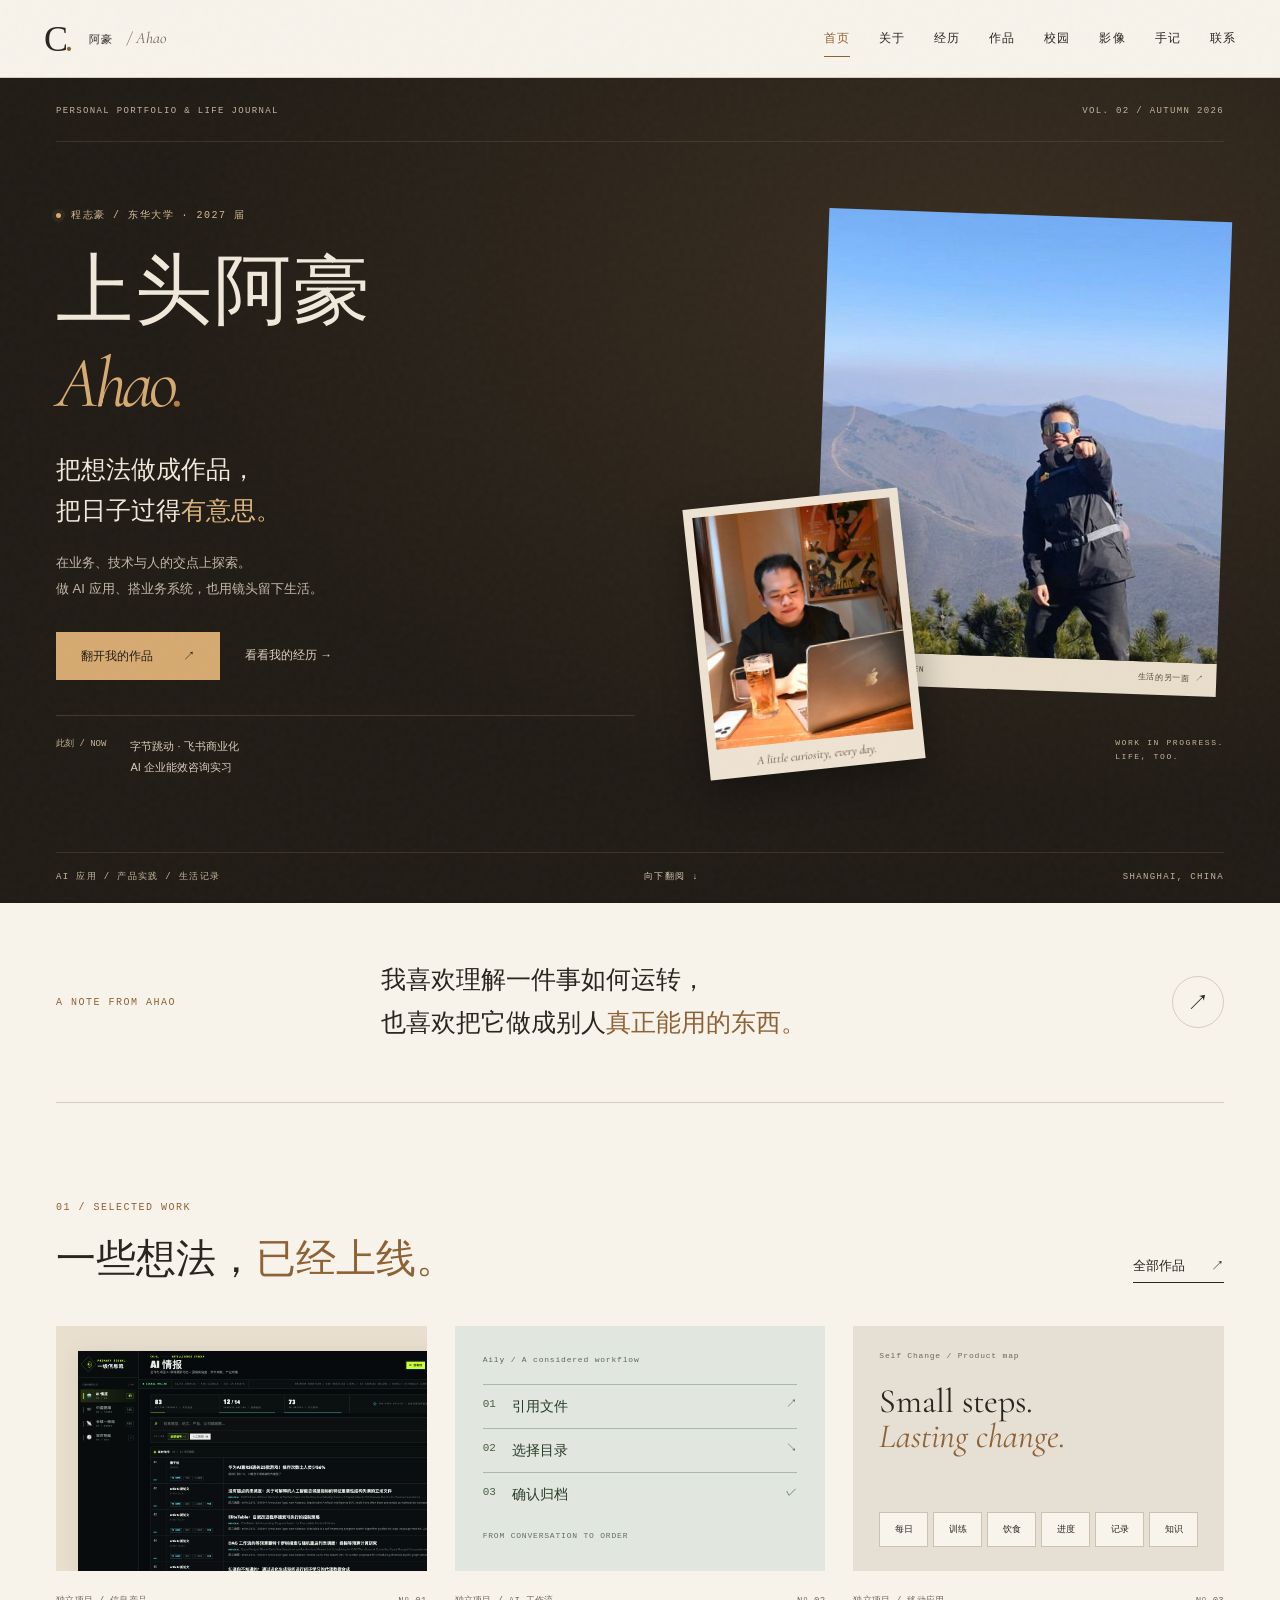
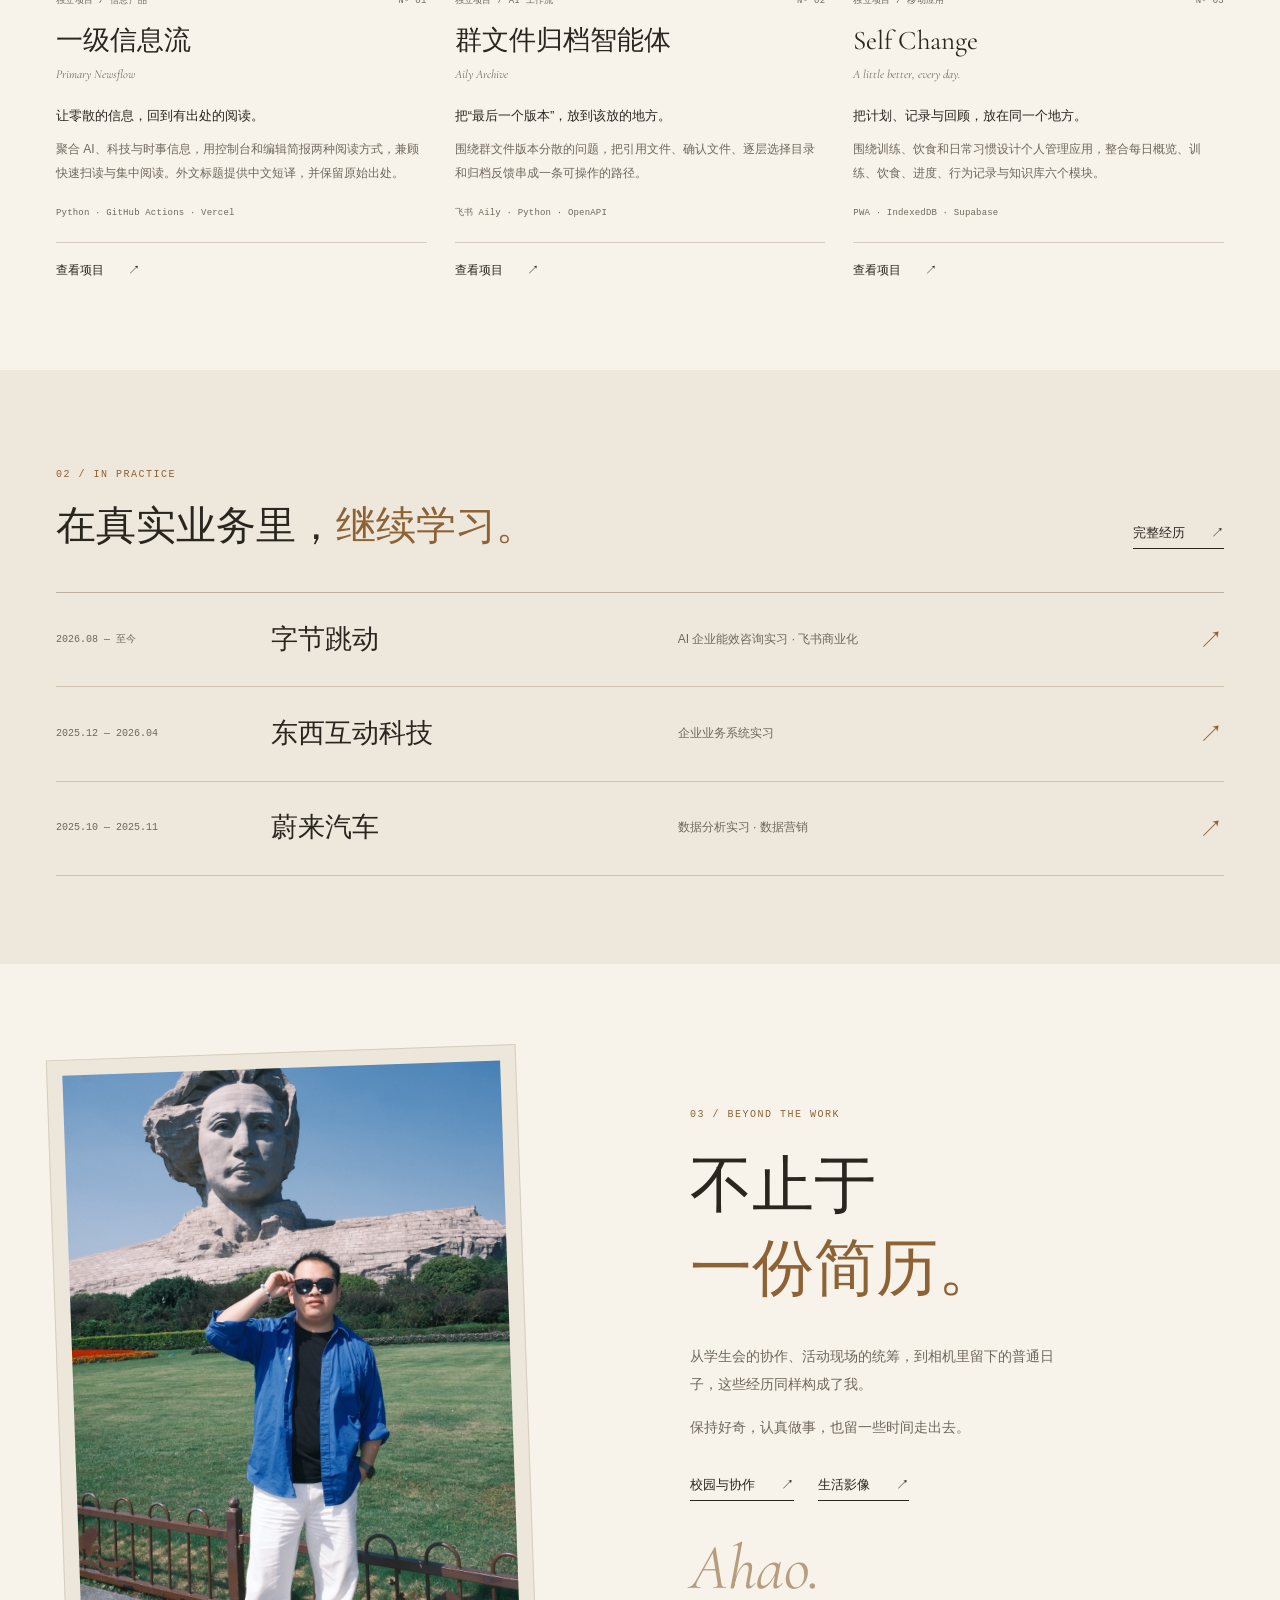
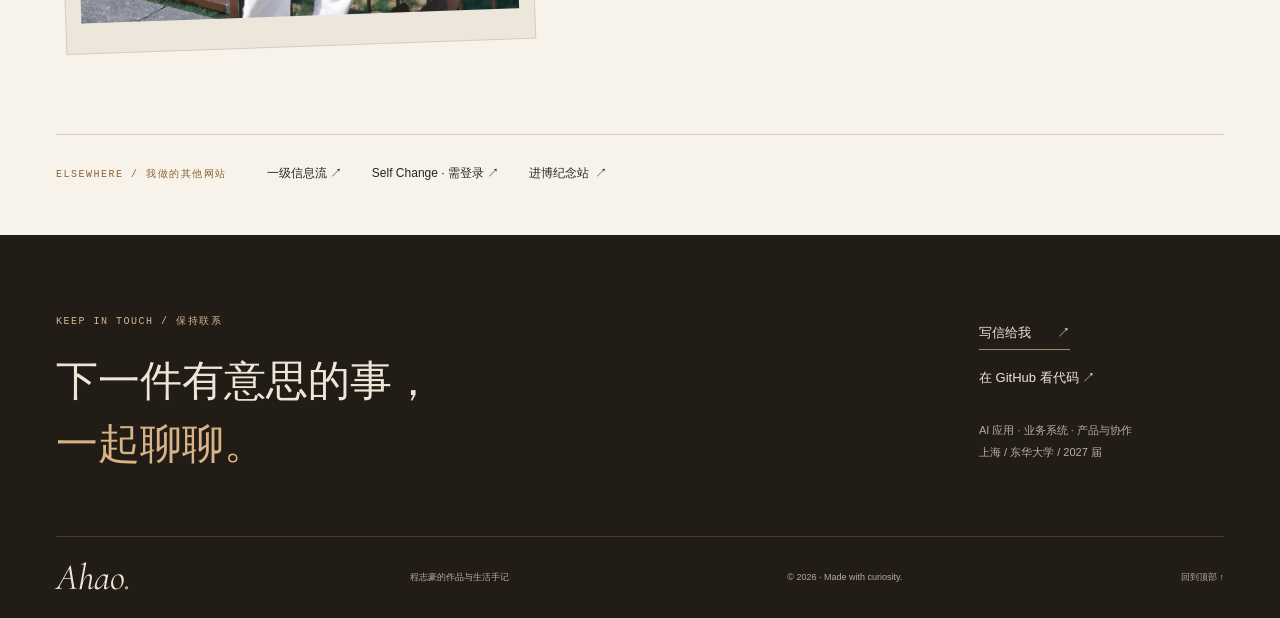
<file: index.html>
<!doctype html>
<html lang="zh-CN">
  <head>
    <meta charset="utf-8" />
    <meta name="viewport" content="width=device-width,initial-scale=1" />
    <title>把想法做成作品，把日子过得有意思 · 程志豪 / 上头阿豪</title>
    <meta
      name="description"
      content="程志豪，上头阿豪。东华大学信息管理与信息系统专业 2027 届，分享 AI 应用、业务系统、个人项目与生活记录。"
    />
    <meta name="theme-color" content="#211c16" />
    <link rel="canonical" href="https://www.calvinsfweb.top/" />
    <meta
      property="og:title"
      content="把想法做成作品，把日子过得有意思 · 程志豪"
    />
    <meta
      property="og:description"
      content="程志豪，上头阿豪。东华大学信息管理与信息系统专业 2027 届，分享 AI 应用、业务系统、个人项目与生活记录。"
    />
    <meta
      property="og:image"
      content="https://www.calvinsfweb.top/images/portrait.jpg"
    />
    <meta property="og:type" content="website" />
    <link rel="icon" href="favicon.svg" type="image/svg+xml" />
    <link rel="stylesheet" href="editorial.css" />
    <script src="pages.js" defer></script>
    <noscript
      ><style>
        @media (max-width: 820px) {
          .site-header {
            height: auto;
            position: static;
            flex-wrap: wrap;
            padding-block: 15px;
          }
          #site-nav {
            display: flex;
            position: static;
            height: auto;
            transform: none;
            visibility: visible;
            pointer-events: auto;
            flex-direction: row;
            flex-wrap: wrap;
            padding: 10px 0;
            gap: 12px;
            background: transparent;
          }
          #site-nav a {
            font-size: 13px;
            padding: 5px;
          }
          .menu-toggle {
            display: none;
          }
        }
      </style></noscript
    >
  </head>
  <body class="home" id="top">
    <a class="skip-link" href="#main">跳至正文</a>
    <header class="site-header">
      <a class="brand" href="index.html" aria-label="阿豪，返回首页"
        ><span class="brand-symbol">C<span>.</span></span
        ><span>阿豪 <i>/ Ahao</i></span></a
      ><button
        class="menu-toggle"
        type="button"
        aria-expanded="false"
        aria-controls="site-nav"
        aria-label="打开导航菜单"
      >
        <span></span><span></span>
      </button>
      <nav id="site-nav" aria-label="主导航">
        <a href="index.html" aria-current="page">首页</a
        ><a href="about.html">关于</a><a href="experience.html">经历</a
        ><a href="projects.html">作品</a><a href="life.html">校园</a
        ><a href="gallery.html">影像</a><a href="thoughts.html">手记</a
        ><a href="contact.html">联系</a>
      </nav>
    </header>
    <main id="main">
      <section class="cover">
        <div class="cover-top">
          <span>PERSONAL PORTFOLIO & LIFE JOURNAL</span
          ><span>VOL. 02 / AUTUMN 2026</span>
        </div>
        <div class="cover-grid">
          <div class="cover-copy">
            <span class="eyebrow"
              ><span class="live-dot"></span>程志豪 / 东华大学 · 2027 届</span
            >
            <h1>
              上头阿豪<span class="signature">Ahao<span>.</span></span>
            </h1>
            <p class="cover-statement">
              把想法做成作品，<br />把日子过得<em>有意思。</em>
            </p>
            <p class="cover-desc">
              在业务、技术与人的交点上探索。<br />做 AI
              应用、搭业务系统，也用镜头留下生活。
            </p>
            <div class="cover-actions">
              <a class="button warm" href="projects.html"
                >翻开我的作品 <span>↗</span></a
              ><a class="quiet-link" href="experience.html">看看我的经历 →</a>
            </div>
            <div class="cover-status">
              <span>此刻 / NOW</span>
              <p>字节跳动 · 飞书商业化<br />AI 企业能效咨询实习</p>
            </div>
          </div>
          <div class="cover-photos">
            <figure class="cover-main">
              <img
                src="images/portrait.jpg"
                alt="阿豪在山间的个人照片"
                class=""
                loading="eager"
                decoding="async"
              />
              <figcaption>
                <span>OUTSIDE THE SCREEN</span><span>生活的另一面 ↗</span>
              </figcaption>
            </figure>
            <figure class="cover-small">
              <img
                src="images/portraitSm.jpg"
                alt="阿豪坐在咖啡馆使用电脑"
                class=""
                loading="eager"
                decoding="async"
              />
              <figcaption>A little curiosity, every day.</figcaption>
            </figure>
            <span class="photo-note">WORK IN PROGRESS.<br />LIFE, TOO.</span>
          </div>
        </div>
        <div class="cover-bottom">
          <span>AI 应用 / 产品实践 / 生活记录</span
          ><a href="#selected">向下翻阅 ↓</a><span>SHANGHAI, CHINA</span>
        </div>
      </section>
      <div class="intro-strip wrap">
        <span class="eyebrow">A note from Ahao</span>
        <p>
          我喜欢理解一件事如何运转，<br />也喜欢把它做成别人<span
            >真正能用的东西。</span
          >
        </p>
        <a class="round-link" href="about.html" aria-label="了解阿豪">↗</a>
      </div>
      <section class="wrap section" id="selected">
        <div class="section-heading">
          <div>
            <span class="eyebrow">01 / SELECTED WORK</span>
            <h2>一些想法，<em>已经上线。</em></h2>
          </div>
          <a class="text-link" href="projects.html"
            >全部作品 <span aria-hidden="true">↗</span></a
          >
        </div>
        <div class="featured-grid">
          <article class="project-card" id="newsflow" data-category="web">
            <div class="project-art news-art">
              <img
                src="images/newsflow-202610.png"
                alt="一级信息流网站实际界面"
                class=""
                loading="lazy"
                decoding="async"
              />
            </div>
            <div class="project-body">
              <div class="card-meta">
                <span>独立项目 / 信息产品</span><span>Nº 01</span>
              </div>
              <h3>一级信息流</h3>
              <p class="project-en">Primary Newsflow</p>
              <p class="project-lead">让零散的信息，回到有出处的阅读。</p>
              <p>
                聚合
                AI、科技与时事信息，用控制台和编辑简报两种阅读方式，兼顾快速扫读与集中阅读。外文标题提供中文短译，并保留原始出处。
              </p>
              <div class="tags">Python · GitHub Actions · Vercel</div>
              <div class="project-links">
                <a class="text-link" href="projects.html#newsflow"
                  >查看项目 <span aria-hidden="true">↗</span></a
                >
              </div>
            </div>
          </article>
          <article class="project-card" id="aily" data-category="ai">
            <div class="project-art flow-art">
              <span class="art-label">Aily / A considered workflow</span>
              <div class="flow-step">01 <span>引用文件</span><b>↗</b></div>
              <div class="flow-step">02 <span>选择目录</span><b>↘</b></div>
              <div class="flow-step">03 <span>确认归档</span><b>✓</b></div>
              <span class="art-foot">FROM CONVERSATION TO ORDER</span>
            </div>
            <div class="project-body">
              <div class="card-meta">
                <span>独立项目 / AI 工作流</span><span>Nº 02</span>
              </div>
              <h3>群文件归档智能体</h3>
              <p class="project-en">Aily Archive</p>
              <p class="project-lead">把“最后一个版本”，放到该放的地方。</p>
              <p>
                围绕群文件版本分散的问题，把引用文件、确认文件、逐层选择目录和归档反馈串成一条可操作的路径。
              </p>
              <div class="tags">飞书 Aily · Python · OpenAPI</div>
              <div class="project-links">
                <a class="text-link" href="projects.html#aily"
                  >查看项目 <span aria-hidden="true">↗</span></a
                >
              </div>
            </div>
          </article>
          <article class="project-card" id="self-change" data-category="web">
            <div class="project-art health-art">
              <span class="art-label">Self Change / Product map</span
              ><span class="health-title"
                >Small steps.<br /><em>Lasting change.</em></span
              >
              <div class="health-grid">
                <span>每日</span><span>训练</span><span>饮食</span
                ><span>进度</span><span>记录</span><span>知识</span>
              </div>
            </div>
            <div class="project-body">
              <div class="card-meta">
                <span>独立项目 / 移动应用</span><span>Nº 03</span>
              </div>
              <h3>Self Change</h3>
              <p class="project-en">A little better, every day.</p>
              <p class="project-lead">把计划、记录与回顾，放在同一个地方。</p>
              <p>
                围绕训练、饮食和日常习惯设计个人管理应用，整合每日概览、训练、饮食、进度、行为记录与知识库六个模块。
              </p>
              <div class="tags">PWA · IndexedDB · Supabase</div>
              <div class="project-links">
                <a class="text-link" href="projects.html#self-change"
                  >查看项目 <span aria-hidden="true">↗</span></a
                >
              </div>
            </div>
          </article>
        </div>
      </section>
      <section class="experience-preview section">
        <div class="wrap">
          <div class="section-heading">
            <div>
              <span class="eyebrow">02 / IN PRACTICE</span>
              <h2>在真实业务里，<em>继续学习。</em></h2>
            </div>
            <a class="text-link" href="experience.html"
              >完整经历 <span aria-hidden="true">↗</span></a
            >
          </div>
          <div class="career-list">
            <a href="experience.html#experience-1"
              ><span class="career-date">2026.08 — 至今</span>
              <h3>字节跳动</h3>
              <span>AI 企业能效咨询实习 · 飞书商业化</span
              ><span class="career-arrow">↗</span></a
            ><a href="experience.html#experience-2"
              ><span class="career-date">2025.12 — 2026.04</span>
              <h3>东西互动科技</h3>
              <span>企业业务系统实习</span
              ><span class="career-arrow">↗</span></a
            ><a href="experience.html#experience-3"
              ><span class="career-date">2025.10 — 2025.11</span>
              <h3>蔚来汽车</h3>
              <span>数据分析实习 · 数据营销</span
              ><span class="career-arrow">↗</span></a
            >
          </div>
        </div>
      </section>
      <section class="wrap section personal-spread">
        <div class="personal-image">
          <img
            src="images/cheng-zhihao-202610.jpg"
            alt="阿豪在长沙橘子洲的旅行照片"
            class=""
            loading="lazy"
            decoding="async"
          />
        </div>
        <div class="personal-copy">
          <span class="eyebrow">03 / BEYOND THE WORK</span>
          <h2>不止于<br /><em>一份简历。</em></h2>
          <p>
            从学生会的协作、活动现场的统筹，到相机里留下的普通日子，这些经历同样构成了我。
          </p>
          <p>保持好奇，认真做事，也留一些时间走出去。</p>
          <div class="inline-links">
            <a class="text-link" href="life.html"
              >校园与协作 <span aria-hidden="true">↗</span></a
            ><a class="text-link" href="gallery.html"
              >生活影像 <span aria-hidden="true">↗</span></a
            >
          </div>
          <span class="large-signature">Ahao.</span>
        </div>
      </section>
      <section class="wrap site-directory">
        <span class="eyebrow">ELSEWHERE / 我做的其他网站</span>
        <div>
          <a
            href="https://news.calvinsfweb.top"
            target="_blank"
            rel="noopener noreferrer"
            >一级信息流 <span aria-hidden="true">↗</span></a
          ><a
            href="https://change.calvinsfweb.top"
            target="_blank"
            rel="noopener noreferrer"
            >Self Change · 需登录 <span aria-hidden="true">↗</span></a
          ><a class="text-link" href="projects.html#memorial"
            >进博纪念站 <span aria-hidden="true">↗</span></a
          >
        </div>
      </section>
    </main>
    <footer class="site-footer">
      <div class="wrap">
        <div class="footer-top">
          <div>
            <span class="eyebrow">Keep in touch / 保持联系</span>
            <h2>下一件有意思的事，<br /><em>一起聊聊。</em></h2>
          </div>
          <div class="footer-contact">
            <a class="text-link" href="mailto:19870899528@163.com"
              >写信给我 <span aria-hidden="true">↗</span></a
            ><a
              href="https://github.com/Calvincheng-ops"
              target="_blank"
              rel="noopener noreferrer"
              >在 GitHub 看代码 <span aria-hidden="true">↗</span></a
            >
            <p>
              AI 应用 · 业务系统 · 产品与协作<br />上海 / 东华大学 / 2027 届
            </p>
          </div>
        </div>
        <div class="footer-bottom">
          <a class="wordmark" href="index.html">Ahao<span>.</span></a
          ><span>程志豪的作品与生活手记</span
          ><span>© 2026 · Made with curiosity.</span
          ><a href="#top">回到顶部 ↑</a>
        </div>
      </div>
    </footer>
  </body>
</html>
</file>
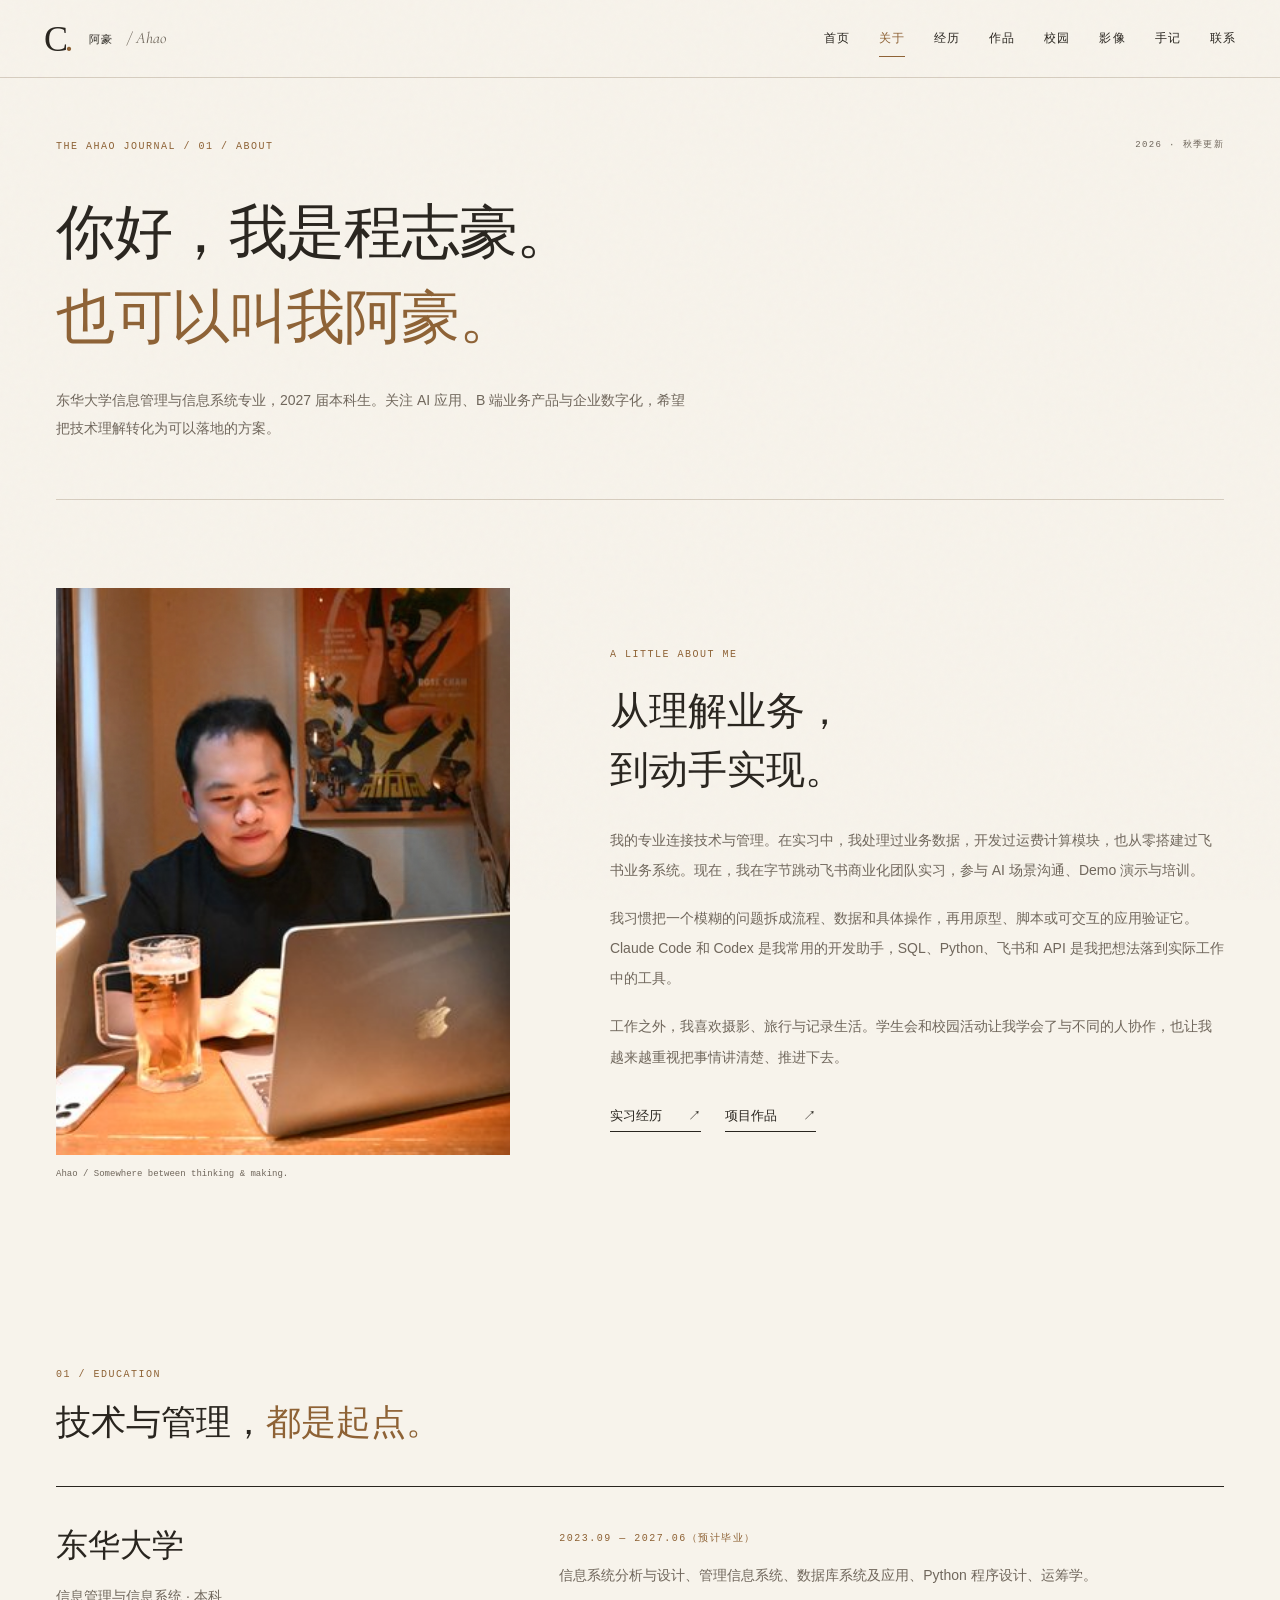
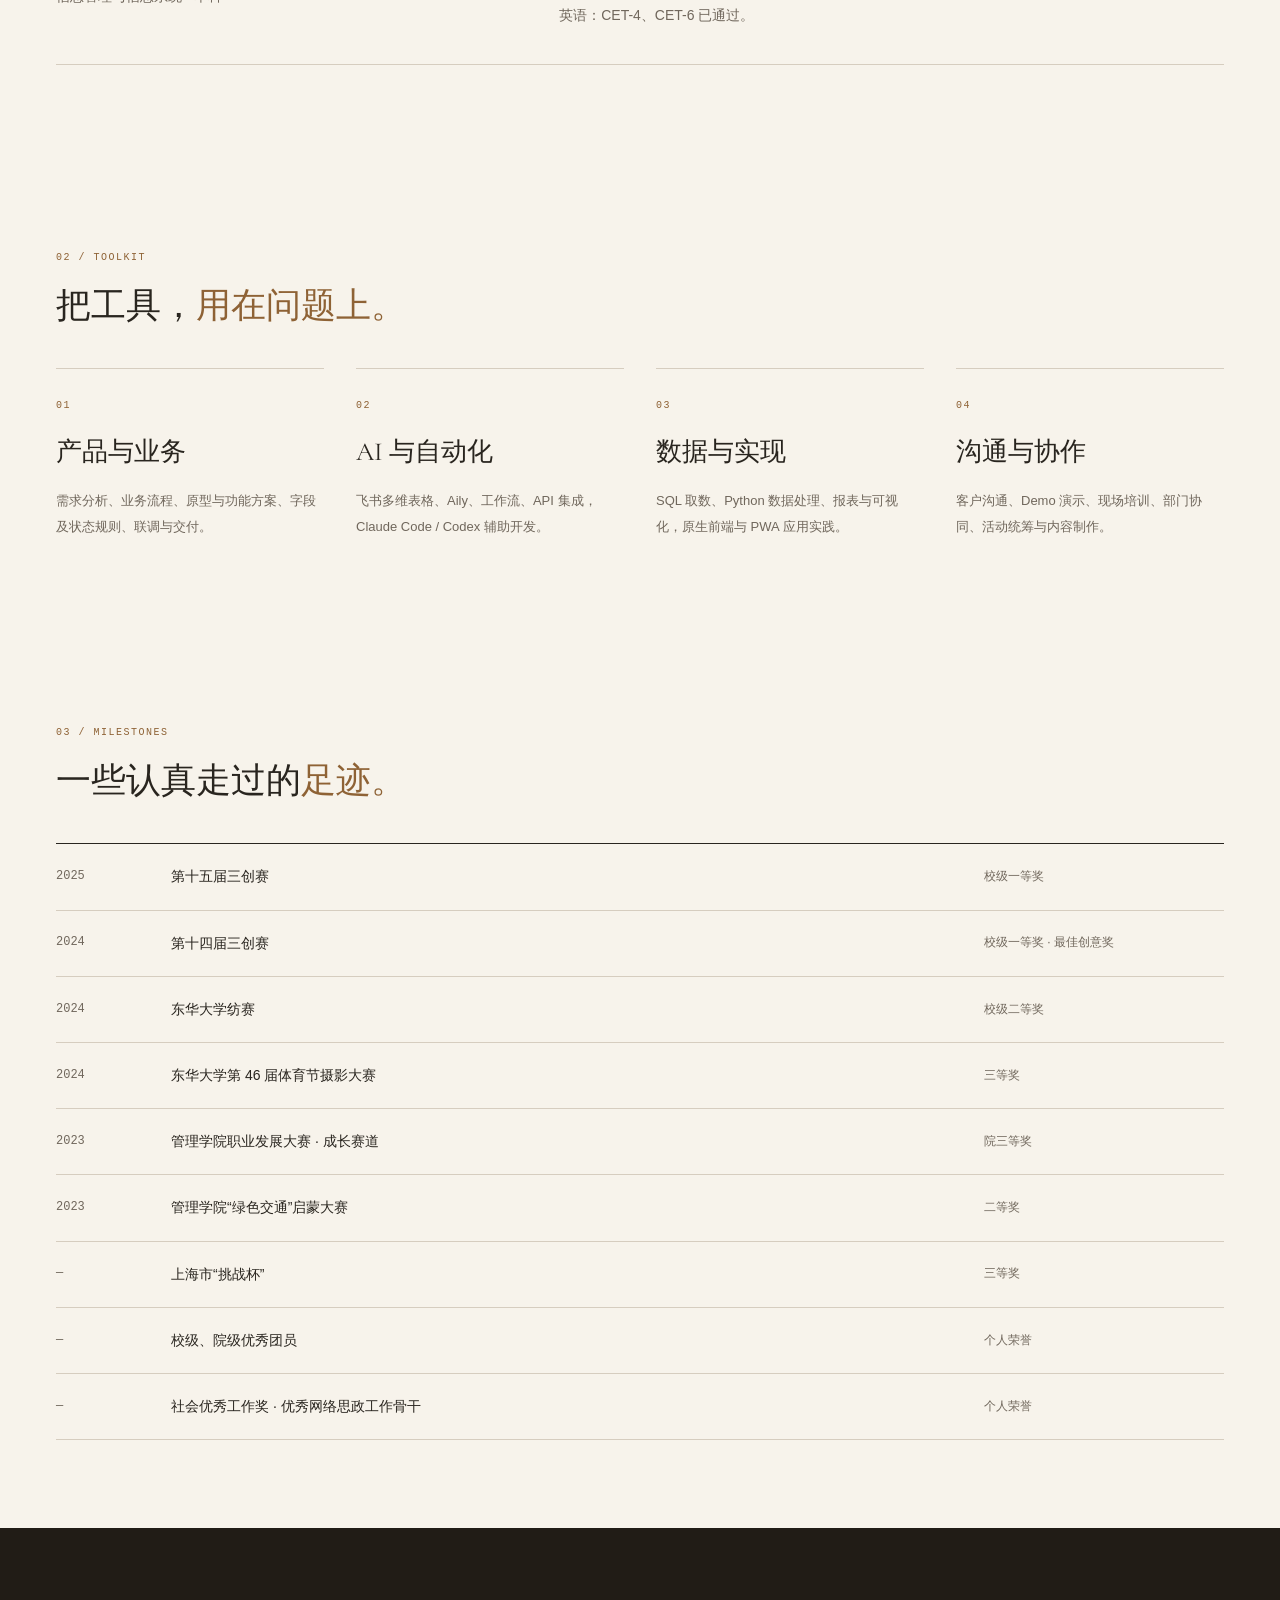
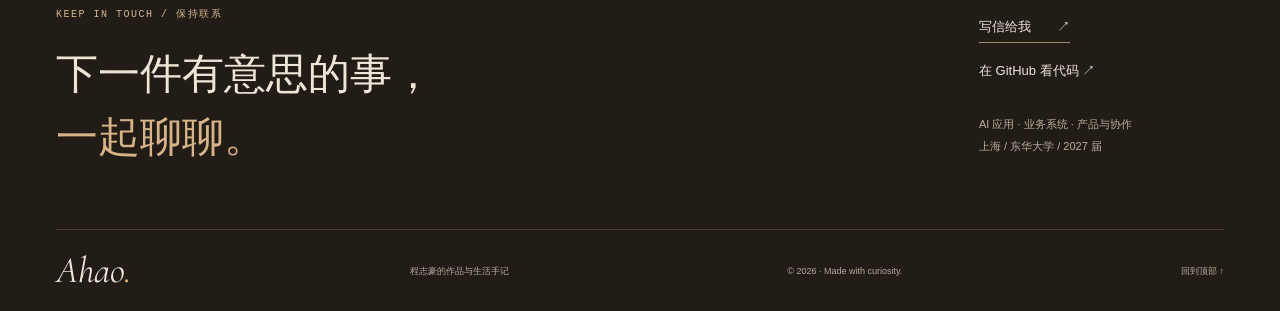
<file: about.html>
<!doctype html>
<html lang="zh-CN">
  <head>
    <meta charset="utf-8" />
    <meta name="viewport" content="width=device-width,initial-scale=1" />
    <title>关于我 · 程志豪 / 上头阿豪</title>
    <meta
      name="description"
      content="程志豪的教育背景、能力与荣誉：东华大学信息管理与信息系统，2027 届，关注 AI 应用与业务数字化。"
    />
    <meta name="theme-color" content="#211c16" />
    <link rel="canonical" href="https://www.calvinsfweb.top/about.html" />
    <meta property="og:title" content="关于我 · 程志豪" />
    <meta
      property="og:description"
      content="程志豪的教育背景、能力与荣誉：东华大学信息管理与信息系统，2027 届，关注 AI 应用与业务数字化。"
    />
    <meta
      property="og:image"
      content="https://www.calvinsfweb.top/images/portrait.jpg"
    />
    <meta property="og:type" content="website" />
    <link rel="icon" href="favicon.svg" type="image/svg+xml" />
    <link rel="stylesheet" href="editorial.css" />
    <script src="pages.js" defer></script>
    <noscript
      ><style>
        @media (max-width: 820px) {
          .site-header {
            height: auto;
            position: static;
            flex-wrap: wrap;
            padding-block: 15px;
          }
          #site-nav {
            display: flex;
            position: static;
            height: auto;
            transform: none;
            visibility: visible;
            pointer-events: auto;
            flex-direction: row;
            flex-wrap: wrap;
            padding: 10px 0;
            gap: 12px;
            background: transparent;
          }
          #site-nav a {
            font-size: 13px;
            padding: 5px;
          }
          .menu-toggle {
            display: none;
          }
        }
      </style></noscript
    >
  </head>
  <body class="chapter" id="top">
    <a class="skip-link" href="#main">跳至正文</a>
    <header class="site-header">
      <a class="brand" href="index.html" aria-label="阿豪，返回首页"
        ><span class="brand-symbol">C<span>.</span></span
        ><span>阿豪 <i>/ Ahao</i></span></a
      ><button
        class="menu-toggle"
        type="button"
        aria-expanded="false"
        aria-controls="site-nav"
        aria-label="打开导航菜单"
      >
        <span></span><span></span>
      </button>
      <nav id="site-nav" aria-label="主导航">
        <a href="index.html">首页</a
        ><a href="about.html" aria-current="page">关于</a
        ><a href="experience.html">经历</a><a href="projects.html">作品</a
        ><a href="life.html">校园</a><a href="gallery.html">影像</a
        ><a href="thoughts.html">手记</a><a href="contact.html">联系</a>
      </nav>
    </header>
    <main id="main">
      <section class="chapter-head wrap">
        <div class="chapter-top">
          <span class="eyebrow">The Ahao Journal / 01 / ABOUT</span
          ><span class="edition">2026 · 秋季更新</span>
        </div>
        <h1>你好，我是程志豪。<br /><em>也可以叫我阿豪。</em></h1>
        <p class="chapter-intro">
          东华大学信息管理与信息系统专业，2027 届本科生。关注 AI 应用、B
          端业务产品与企业数字化，希望把技术理解转化为可以落地的方案。
        </p>
      </section>
      <section class="wrap about-spread section">
        <div class="about-photo">
          <img
            src="images/portraitSm.jpg"
            alt="在咖啡馆工作的阿豪"
            class=""
            loading="lazy"
            decoding="async"
          /><span class="image-caption"
            >Ahao / Somewhere between thinking & making.</span
          >
        </div>
        <div class="prose">
          <span class="eyebrow">A LITTLE ABOUT ME</span>
          <h2>从理解业务，<br />到动手实现。</h2>
          <p>
            我的专业连接技术与管理。在实习中，我处理过业务数据，开发过运费计算模块，也从零搭建过飞书业务系统。现在，我在字节跳动飞书商业化团队实习，参与
            AI 场景沟通、Demo 演示与培训。
          </p>
          <p>
            我习惯把一个模糊的问题拆成流程、数据和具体操作，再用原型、脚本或可交互的应用验证它。Claude
            Code 和 Codex 是我常用的开发助手，SQL、Python、飞书和 API
            是我把想法落到实际工作中的工具。
          </p>
          <p>
            工作之外，我喜欢摄影、旅行与记录生活。学生会和校园活动让我学会了与不同的人协作，也让我越来越重视把事情讲清楚、推进下去。
          </p>
          <div class="inline-links">
            <a class="text-link" href="experience.html"
              >实习经历 <span aria-hidden="true">↗</span></a
            ><a class="text-link" href="projects.html"
              >项目作品 <span aria-hidden="true">↗</span></a
            >
          </div>
        </div>
      </section>
      <section class="wrap section">
        <div class="section-heading">
          <div>
            <span class="eyebrow">01 / EDUCATION</span>
            <h2>技术与管理，<em>都是起点。</em></h2>
          </div>
        </div>
        <div class="education-block">
          <div>
            <h3>东华大学</h3>
            <p>信息管理与信息系统 · 本科</p>
          </div>
          <div>
            <span class="eyebrow">2023.09 — 2027.06（预计毕业）</span>
            <p>
              信息系统分析与设计、管理信息系统、数据库系统及应用、Python
              程序设计、运筹学。
            </p>
            <p>英语：CET-4、CET-6 已通过。</p>
          </div>
        </div>
      </section>
      <section class="wrap section">
        <div class="section-heading">
          <div>
            <span class="eyebrow">02 / TOOLKIT</span>
            <h2>把工具，<em>用在问题上。</em></h2>
          </div>
        </div>
        <div class="skill-grid">
          <article>
            <span class="eyebrow">01</span>
            <h3>产品与业务</h3>
            <p>
              需求分析、业务流程、原型与功能方案、字段及状态规则、联调与交付。
            </p>
          </article>
          <article>
            <span class="eyebrow">02</span>
            <h3>AI 与自动化</h3>
            <p>
              飞书多维表格、Aily、工作流、API 集成，Claude Code / Codex
              辅助开发。
            </p>
          </article>
          <article>
            <span class="eyebrow">03</span>
            <h3>数据与实现</h3>
            <p>
              SQL 取数、Python 数据处理、报表与可视化，原生前端与 PWA 应用实践。
            </p>
          </article>
          <article>
            <span class="eyebrow">04</span>
            <h3>沟通与协作</h3>
            <p>客户沟通、Demo 演示、现场培训、部门协同、活动统筹与内容制作。</p>
          </article>
        </div>
      </section>
      <section class="wrap section">
        <div class="section-heading">
          <div>
            <span class="eyebrow">03 / MILESTONES</span>
            <h2>一些认真走过的<em>足迹。</em></h2>
          </div>
        </div>
        <div class="awards">
          <div>
            <span>2025</span>
            <h3>第十五届三创赛</h3>
            <span>校级一等奖</span>
          </div>
          <div>
            <span>2024</span>
            <h3>第十四届三创赛</h3>
            <span>校级一等奖 · 最佳创意奖</span>
          </div>
          <div>
            <span>2024</span>
            <h3>东华大学纺赛</h3>
            <span>校级二等奖</span>
          </div>
          <div>
            <span>2024</span>
            <h3>东华大学第 46 届体育节摄影大赛</h3>
            <span>三等奖</span>
          </div>
          <div>
            <span>2023</span>
            <h3>管理学院职业发展大赛 · 成长赛道</h3>
            <span>院三等奖</span>
          </div>
          <div>
            <span>2023</span>
            <h3>管理学院“绿色交通”启蒙大赛</h3>
            <span>二等奖</span>
          </div>
          <div>
            <span>—</span>
            <h3>上海市“挑战杯”</h3>
            <span>三等奖</span>
          </div>
          <div>
            <span>—</span>
            <h3>校级、院级优秀团员</h3>
            <span>个人荣誉</span>
          </div>
          <div>
            <span>—</span>
            <h3>社会优秀工作奖 · 优秀网络思政工作骨干</h3>
            <span>个人荣誉</span>
          </div>
        </div>
      </section>
    </main>
    <footer class="site-footer">
      <div class="wrap">
        <div class="footer-top">
          <div>
            <span class="eyebrow">Keep in touch / 保持联系</span>
            <h2>下一件有意思的事，<br /><em>一起聊聊。</em></h2>
          </div>
          <div class="footer-contact">
            <a class="text-link" href="mailto:19870899528@163.com"
              >写信给我 <span aria-hidden="true">↗</span></a
            ><a
              href="https://github.com/Calvincheng-ops"
              target="_blank"
              rel="noopener noreferrer"
              >在 GitHub 看代码 <span aria-hidden="true">↗</span></a
            >
            <p>
              AI 应用 · 业务系统 · 产品与协作<br />上海 / 东华大学 / 2027 届
            </p>
          </div>
        </div>
        <div class="footer-bottom">
          <a class="wordmark" href="index.html">Ahao<span>.</span></a
          ><span>程志豪的作品与生活手记</span
          ><span>© 2026 · Made with curiosity.</span
          ><a href="#top">回到顶部 ↑</a>
        </div>
      </div>
    </footer>
  </body>
</html>
</file>
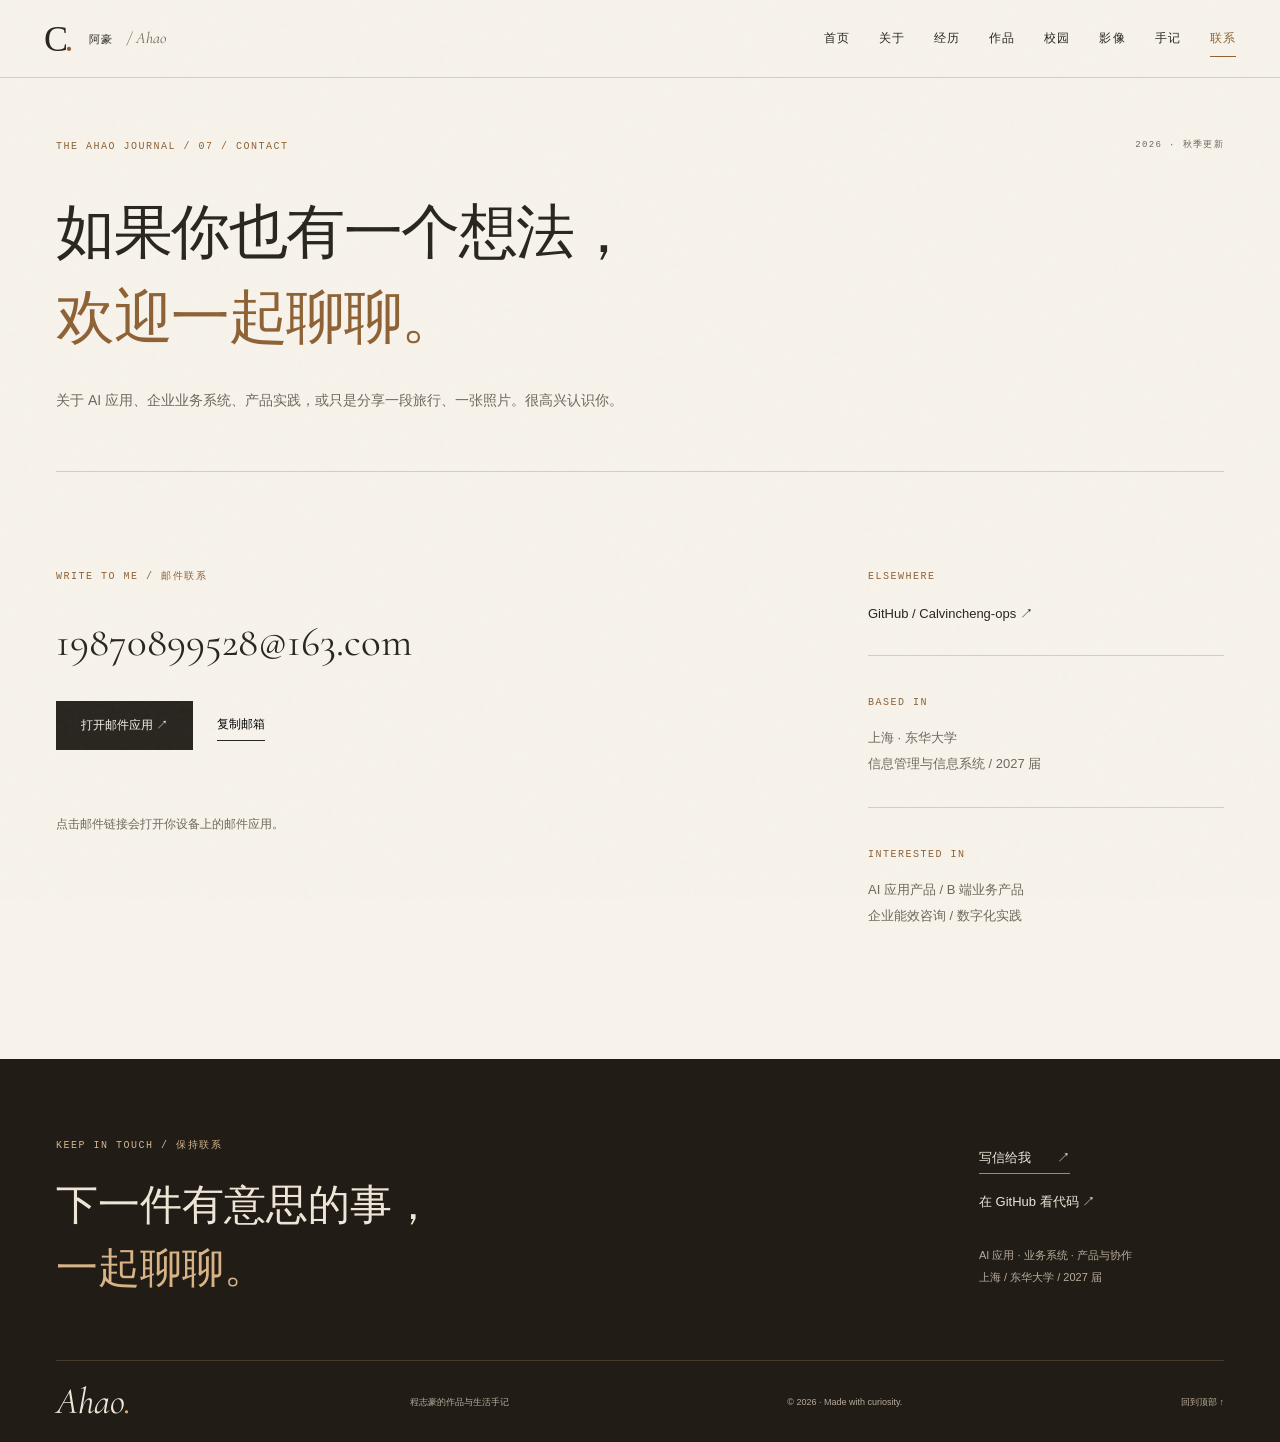
<file: contact.html>
<!doctype html>
<html lang="zh-CN">
  <head>
    <meta charset="utf-8" />
    <meta name="viewport" content="width=device-width,initial-scale=1" />
    <title>联系我 · 程志豪 / 上头阿豪</title>
    <meta
      name="description"
      content="通过邮件联系程志豪，交流 AI 应用、业务系统、产品合作与工作机会。"
    />
    <meta name="theme-color" content="#211c16" />
    <link rel="canonical" href="https://www.calvinsfweb.top/contact.html" />
    <meta property="og:title" content="联系我 · 程志豪" />
    <meta
      property="og:description"
      content="通过邮件联系程志豪，交流 AI 应用、业务系统、产品合作与工作机会。"
    />
    <meta
      property="og:image"
      content="https://www.calvinsfweb.top/images/portrait.jpg"
    />
    <meta property="og:type" content="website" />
    <link rel="icon" href="favicon.svg" type="image/svg+xml" />
    <link rel="stylesheet" href="editorial.css" />
    <script src="pages.js" defer></script>
    <noscript
      ><style>
        @media (max-width: 820px) {
          .site-header {
            height: auto;
            position: static;
            flex-wrap: wrap;
            padding-block: 15px;
          }
          #site-nav {
            display: flex;
            position: static;
            height: auto;
            transform: none;
            visibility: visible;
            pointer-events: auto;
            flex-direction: row;
            flex-wrap: wrap;
            padding: 10px 0;
            gap: 12px;
            background: transparent;
          }
          #site-nav a {
            font-size: 13px;
            padding: 5px;
          }
          .menu-toggle {
            display: none;
          }
        }
      </style></noscript
    >
  </head>
  <body class="chapter" id="top">
    <a class="skip-link" href="#main">跳至正文</a>
    <header class="site-header">
      <a class="brand" href="index.html" aria-label="阿豪，返回首页"
        ><span class="brand-symbol">C<span>.</span></span
        ><span>阿豪 <i>/ Ahao</i></span></a
      ><button
        class="menu-toggle"
        type="button"
        aria-expanded="false"
        aria-controls="site-nav"
        aria-label="打开导航菜单"
      >
        <span></span><span></span>
      </button>
      <nav id="site-nav" aria-label="主导航">
        <a href="index.html">首页</a><a href="about.html">关于</a
        ><a href="experience.html">经历</a><a href="projects.html">作品</a
        ><a href="life.html">校园</a><a href="gallery.html">影像</a
        ><a href="thoughts.html">手记</a
        ><a href="contact.html" aria-current="page">联系</a>
      </nav>
    </header>
    <main id="main">
      <section class="chapter-head wrap">
        <div class="chapter-top">
          <span class="eyebrow">The Ahao Journal / 07 / CONTACT</span
          ><span class="edition">2026 · 秋季更新</span>
        </div>
        <h1>如果你也有一个想法，<br /><em>欢迎一起聊聊。</em></h1>
        <p class="chapter-intro">
          关于 AI
          应用、企业业务系统、产品实践，或只是分享一段旅行、一张照片。很高兴认识你。
        </p>
      </section>
      <section class="wrap section contact-layout">
        <div class="contact-main">
          <span class="eyebrow">WRITE TO ME / 邮件联系</span
          ><a class="email-address" href="mailto:19870899528@163.com"
            >19870899528@163.com</a
          >
          <div class="inline-links">
            <a class="button dark" href="mailto:19870899528@163.com"
              >打开邮件应用 ↗</a
            ><button
              class="copy-email"
              type="button"
              data-email="19870899528@163.com"
            >
              复制邮箱
            </button>
          </div>
          <p class="copy-status" role="status" aria-live="polite"></p>
          <p>点击邮件链接会打开你设备上的邮件应用。</p>
        </div>
        <aside class="contact-aside">
          <span class="eyebrow">ELSEWHERE</span
          ><a
            href="https://github.com/Calvincheng-ops"
            target="_blank"
            rel="noopener noreferrer"
            >GitHub / Calvincheng-ops <span aria-hidden="true">↗</span></a
          >
          <hr />
          <span class="eyebrow">BASED IN</span>
          <p>上海 · 东华大学<br />信息管理与信息系统 / 2027 届</p>
          <hr />
          <span class="eyebrow">INTERESTED IN</span>
          <p>AI 应用产品 / B 端业务产品<br />企业能效咨询 / 数字化实践</p>
        </aside>
      </section>
    </main>
    <footer class="site-footer">
      <div class="wrap">
        <div class="footer-top">
          <div>
            <span class="eyebrow">Keep in touch / 保持联系</span>
            <h2>下一件有意思的事，<br /><em>一起聊聊。</em></h2>
          </div>
          <div class="footer-contact">
            <a class="text-link" href="mailto:19870899528@163.com"
              >写信给我 <span aria-hidden="true">↗</span></a
            ><a
              href="https://github.com/Calvincheng-ops"
              target="_blank"
              rel="noopener noreferrer"
              >在 GitHub 看代码 <span aria-hidden="true">↗</span></a
            >
            <p>
              AI 应用 · 业务系统 · 产品与协作<br />上海 / 东华大学 / 2027 届
            </p>
          </div>
        </div>
        <div class="footer-bottom">
          <a class="wordmark" href="index.html">Ahao<span>.</span></a
          ><span>程志豪的作品与生活手记</span
          ><span>© 2026 · Made with curiosity.</span
          ><a href="#top">回到顶部 ↑</a>
        </div>
      </div>
    </footer>
  </body>
</html>
</file>
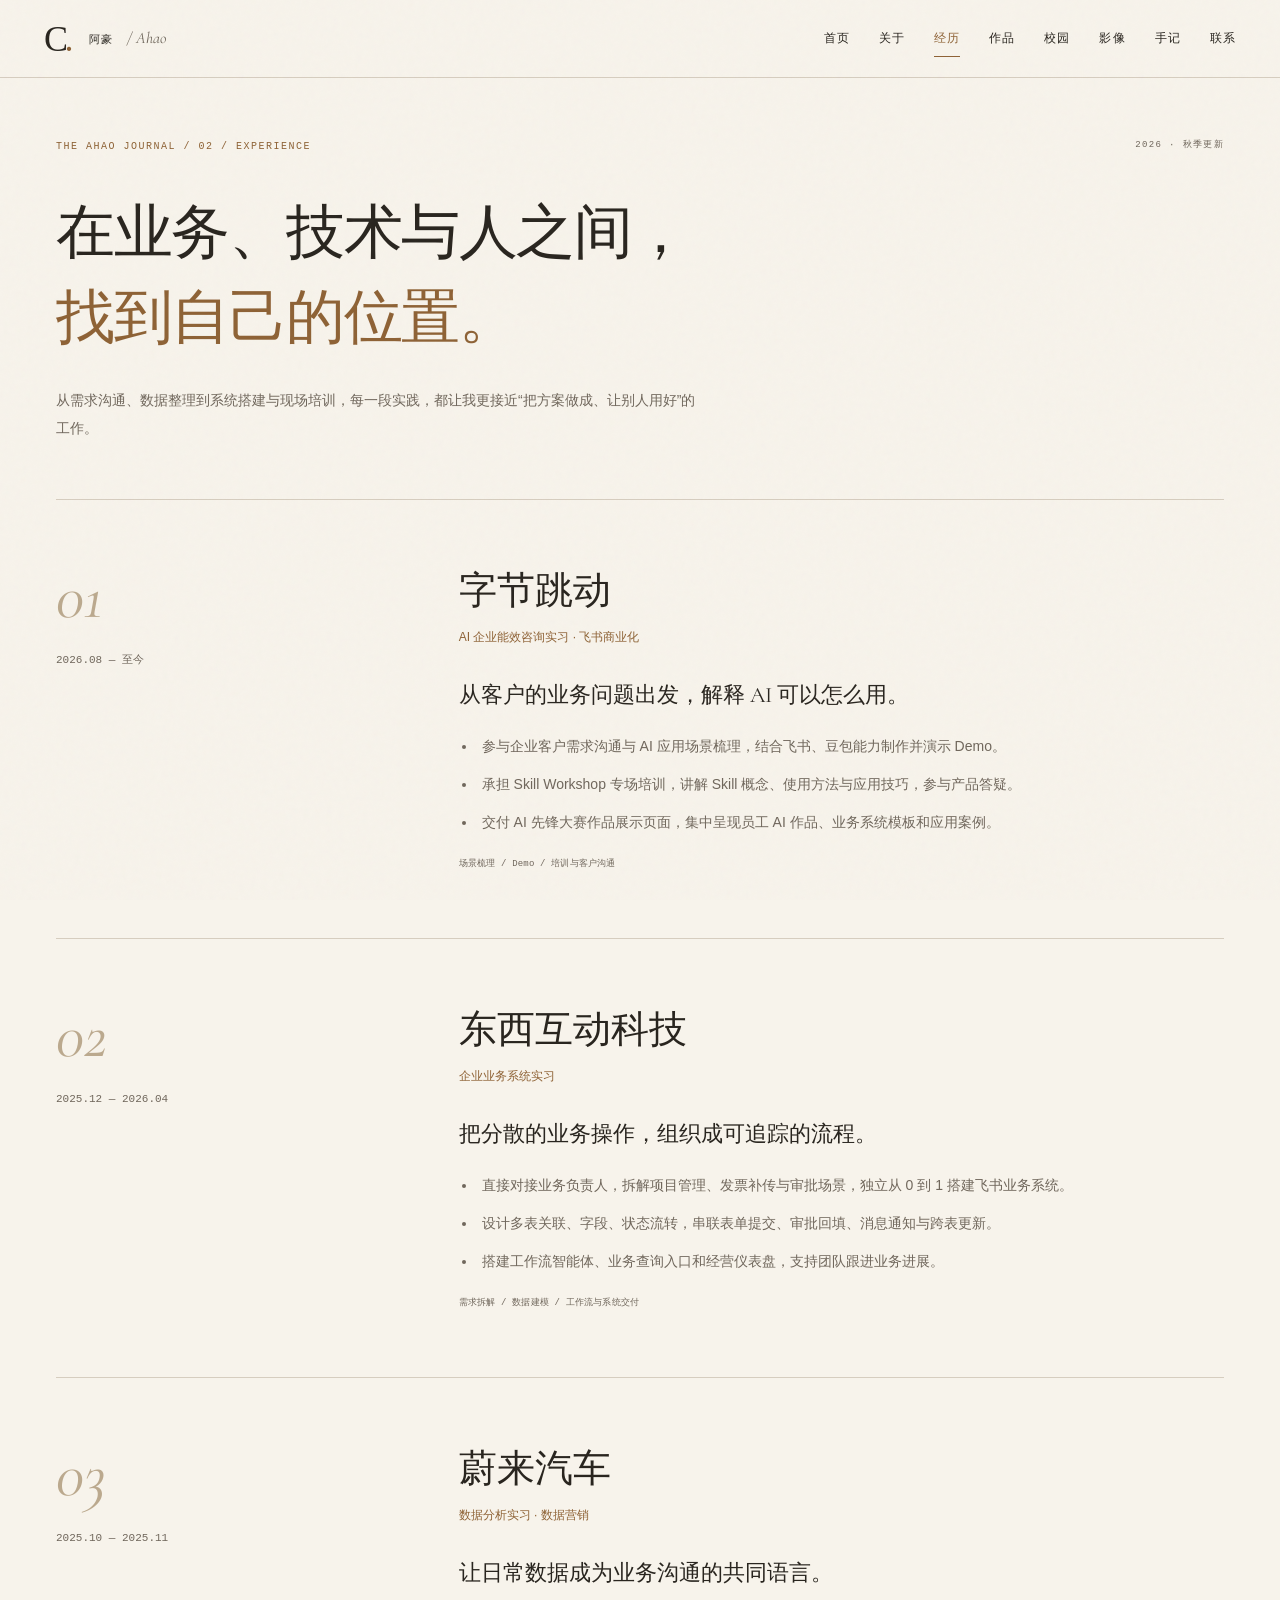
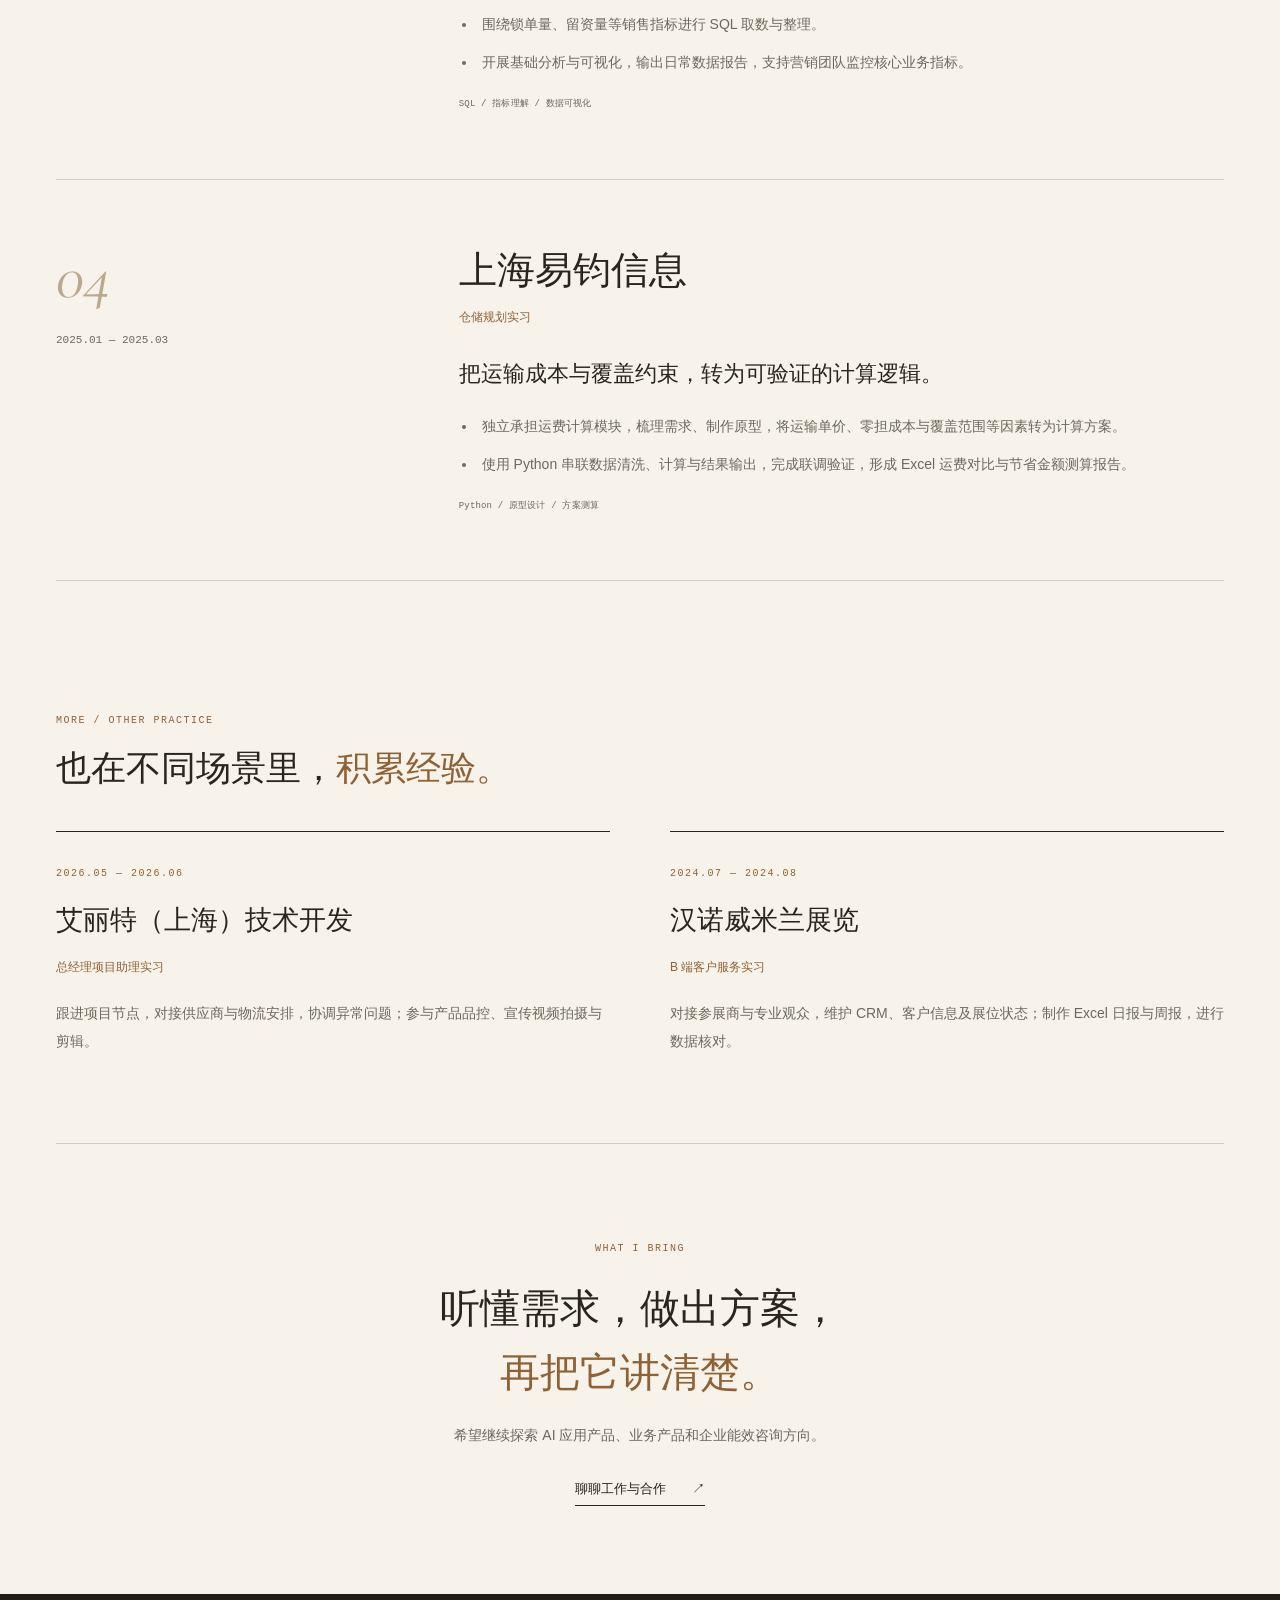
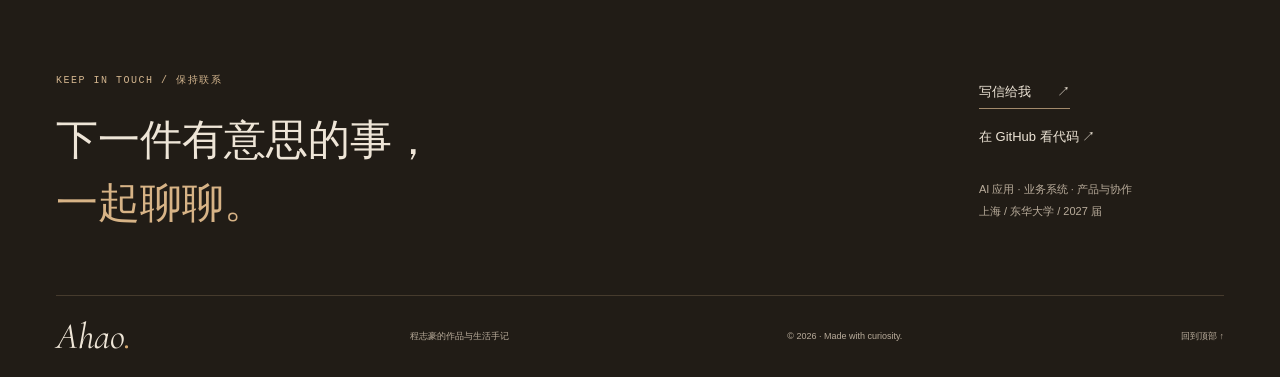
<file: experience.html>
<!doctype html>
<html lang="zh-CN">
  <head>
    <meta charset="utf-8" />
    <meta name="viewport" content="width=device-width,initial-scale=1" />
    <title>实习与实践 · 程志豪 / 上头阿豪</title>
    <meta
      name="description"
      content="字节跳动、东西互动、蔚来汽车、上海易钧等实习经历，涵盖 AI 企业能效咨询、业务系统、数据分析与项目协调。"
    />
    <meta name="theme-color" content="#211c16" />
    <link rel="canonical" href="https://www.calvinsfweb.top/experience.html" />
    <meta property="og:title" content="实习与实践 · 程志豪" />
    <meta
      property="og:description"
      content="字节跳动、东西互动、蔚来汽车、上海易钧等实习经历，涵盖 AI 企业能效咨询、业务系统、数据分析与项目协调。"
    />
    <meta
      property="og:image"
      content="https://www.calvinsfweb.top/images/portrait.jpg"
    />
    <meta property="og:type" content="website" />
    <link rel="icon" href="favicon.svg" type="image/svg+xml" />
    <link rel="stylesheet" href="editorial.css" />
    <script src="pages.js" defer></script>
    <noscript
      ><style>
        @media (max-width: 820px) {
          .site-header {
            height: auto;
            position: static;
            flex-wrap: wrap;
            padding-block: 15px;
          }
          #site-nav {
            display: flex;
            position: static;
            height: auto;
            transform: none;
            visibility: visible;
            pointer-events: auto;
            flex-direction: row;
            flex-wrap: wrap;
            padding: 10px 0;
            gap: 12px;
            background: transparent;
          }
          #site-nav a {
            font-size: 13px;
            padding: 5px;
          }
          .menu-toggle {
            display: none;
          }
        }
      </style></noscript
    >
  </head>
  <body class="chapter" id="top">
    <a class="skip-link" href="#main">跳至正文</a>
    <header class="site-header">
      <a class="brand" href="index.html" aria-label="阿豪，返回首页"
        ><span class="brand-symbol">C<span>.</span></span
        ><span>阿豪 <i>/ Ahao</i></span></a
      ><button
        class="menu-toggle"
        type="button"
        aria-expanded="false"
        aria-controls="site-nav"
        aria-label="打开导航菜单"
      >
        <span></span><span></span>
      </button>
      <nav id="site-nav" aria-label="主导航">
        <a href="index.html">首页</a><a href="about.html">关于</a
        ><a href="experience.html" aria-current="page">经历</a
        ><a href="projects.html">作品</a><a href="life.html">校园</a
        ><a href="gallery.html">影像</a><a href="thoughts.html">手记</a
        ><a href="contact.html">联系</a>
      </nav>
    </header>
    <main id="main">
      <section class="chapter-head wrap">
        <div class="chapter-top">
          <span class="eyebrow">The Ahao Journal / 02 / EXPERIENCE</span
          ><span class="edition">2026 · 秋季更新</span>
        </div>
        <h1>在业务、技术与人之间，<br /><em>找到自己的位置。</em></h1>
        <p class="chapter-intro">
          从需求沟通、数据整理到系统搭建与现场培训，每一段实践，都让我更接近“把方案做成、让别人用好”的工作。
        </p>
      </section>
      <section class="wrap experience-list">
        <article class="experience-row" id="experience-1">
          <div class="experience-date">
            <span class="index-no">01</span><span>2026.08 — 至今</span>
          </div>
          <div class="experience-content">
            <h2>字节跳动</h2>
            <p class="role">AI 企业能效咨询实习 · 飞书商业化</p>
            <h3>从客户的业务问题出发，解释 AI 可以怎么用。</h3>
            <ul>
              <li>
                参与企业客户需求沟通与 AI
                应用场景梳理，结合飞书、豆包能力制作并演示 Demo。
              </li>
              <li>
                承担 Skill Workshop 专场培训，讲解 Skill
                概念、使用方法与应用技巧，参与产品答疑。
              </li>
              <li>
                交付 AI 先锋大赛作品展示页面，集中呈现员工 AI
                作品、业务系统模板和应用案例。
              </li>
            </ul>
            <span class="tags">场景梳理 / Demo / 培训与客户沟通</span>
          </div>
        </article>
        <article class="experience-row" id="experience-2">
          <div class="experience-date">
            <span class="index-no">02</span><span>2025.12 — 2026.04</span>
          </div>
          <div class="experience-content">
            <h2>东西互动科技</h2>
            <p class="role">企业业务系统实习</p>
            <h3>把分散的业务操作，组织成可追踪的流程。</h3>
            <ul>
              <li>
                直接对接业务负责人，拆解项目管理、发票补传与审批场景，独立从 0
                到 1 搭建飞书业务系统。
              </li>
              <li>
                设计多表关联、字段、状态流转，串联表单提交、审批回填、消息通知与跨表更新。
              </li>
              <li>
                搭建工作流智能体、业务查询入口和经营仪表盘，支持团队跟进业务进展。
              </li>
            </ul>
            <span class="tags">需求拆解 / 数据建模 / 工作流与系统交付</span>
          </div>
        </article>
        <article class="experience-row" id="experience-3">
          <div class="experience-date">
            <span class="index-no">03</span><span>2025.10 — 2025.11</span>
          </div>
          <div class="experience-content">
            <h2>蔚来汽车</h2>
            <p class="role">数据分析实习 · 数据营销</p>
            <h3>让日常数据成为业务沟通的共同语言。</h3>
            <ul>
              <li>围绕锁单量、留资量等销售指标进行 SQL 取数与整理。</li>
              <li>
                开展基础分析与可视化，输出日常数据报告，支持营销团队监控核心业务指标。
              </li>
            </ul>
            <span class="tags">SQL / 指标理解 / 数据可视化</span>
          </div>
        </article>
        <article class="experience-row" id="experience-4">
          <div class="experience-date">
            <span class="index-no">04</span><span>2025.01 — 2025.03</span>
          </div>
          <div class="experience-content">
            <h2>上海易钧信息</h2>
            <p class="role">仓储规划实习</p>
            <h3>把运输成本与覆盖约束，转为可验证的计算逻辑。</h3>
            <ul>
              <li>
                独立承担运费计算模块，梳理需求、制作原型，将运输单价、零担成本与覆盖范围等因素转为计算方案。
              </li>
              <li>
                使用 Python 串联数据清洗、计算与结果输出，完成联调验证，形成
                Excel 运费对比与节省金额测算报告。
              </li>
            </ul>
            <span class="tags">Python / 原型设计 / 方案测算</span>
          </div>
        </article>
      </section>
      <section class="wrap section">
        <div class="section-heading">
          <div>
            <span class="eyebrow">MORE / OTHER PRACTICE</span>
            <h2>也在不同场景里，<em>积累经验。</em></h2>
          </div>
        </div>
        <div class="other-experience">
          <article>
            <span class="eyebrow">2026.05 — 2026.06</span>
            <h3>艾丽特（上海）技术开发</h3>
            <span class="role">总经理项目助理实习</span>
            <p>
              跟进项目节点，对接供应商与物流安排，协调异常问题；参与产品品控、宣传视频拍摄与剪辑。
            </p>
          </article>
          <article>
            <span class="eyebrow">2024.07 — 2024.08</span>
            <h3>汉诺威米兰展览</h3>
            <span class="role">B 端客户服务实习</span>
            <p>
              对接参展商与专业观众，维护 CRM、客户信息及展位状态；制作 Excel
              日报与周报，进行数据核对。
            </p>
          </article>
        </div>
      </section>
      <section class="wrap section closing-note">
        <span class="eyebrow">WHAT I BRING</span>
        <h2>听懂需求，做出方案，<br /><em>再把它讲清楚。</em></h2>
        <p>希望继续探索 AI 应用产品、业务产品和企业能效咨询方向。</p>
        <a class="text-link" href="contact.html"
          >聊聊工作与合作 <span aria-hidden="true">↗</span></a
        >
      </section>
    </main>
    <footer class="site-footer">
      <div class="wrap">
        <div class="footer-top">
          <div>
            <span class="eyebrow">Keep in touch / 保持联系</span>
            <h2>下一件有意思的事，<br /><em>一起聊聊。</em></h2>
          </div>
          <div class="footer-contact">
            <a class="text-link" href="mailto:19870899528@163.com"
              >写信给我 <span aria-hidden="true">↗</span></a
            ><a
              href="https://github.com/Calvincheng-ops"
              target="_blank"
              rel="noopener noreferrer"
              >在 GitHub 看代码 <span aria-hidden="true">↗</span></a
            >
            <p>
              AI 应用 · 业务系统 · 产品与协作<br />上海 / 东华大学 / 2027 届
            </p>
          </div>
        </div>
        <div class="footer-bottom">
          <a class="wordmark" href="index.html">Ahao<span>.</span></a
          ><span>程志豪的作品与生活手记</span
          ><span>© 2026 · Made with curiosity.</span
          ><a href="#top">回到顶部 ↑</a>
        </div>
      </div>
    </footer>
  </body>
</html>
</file>
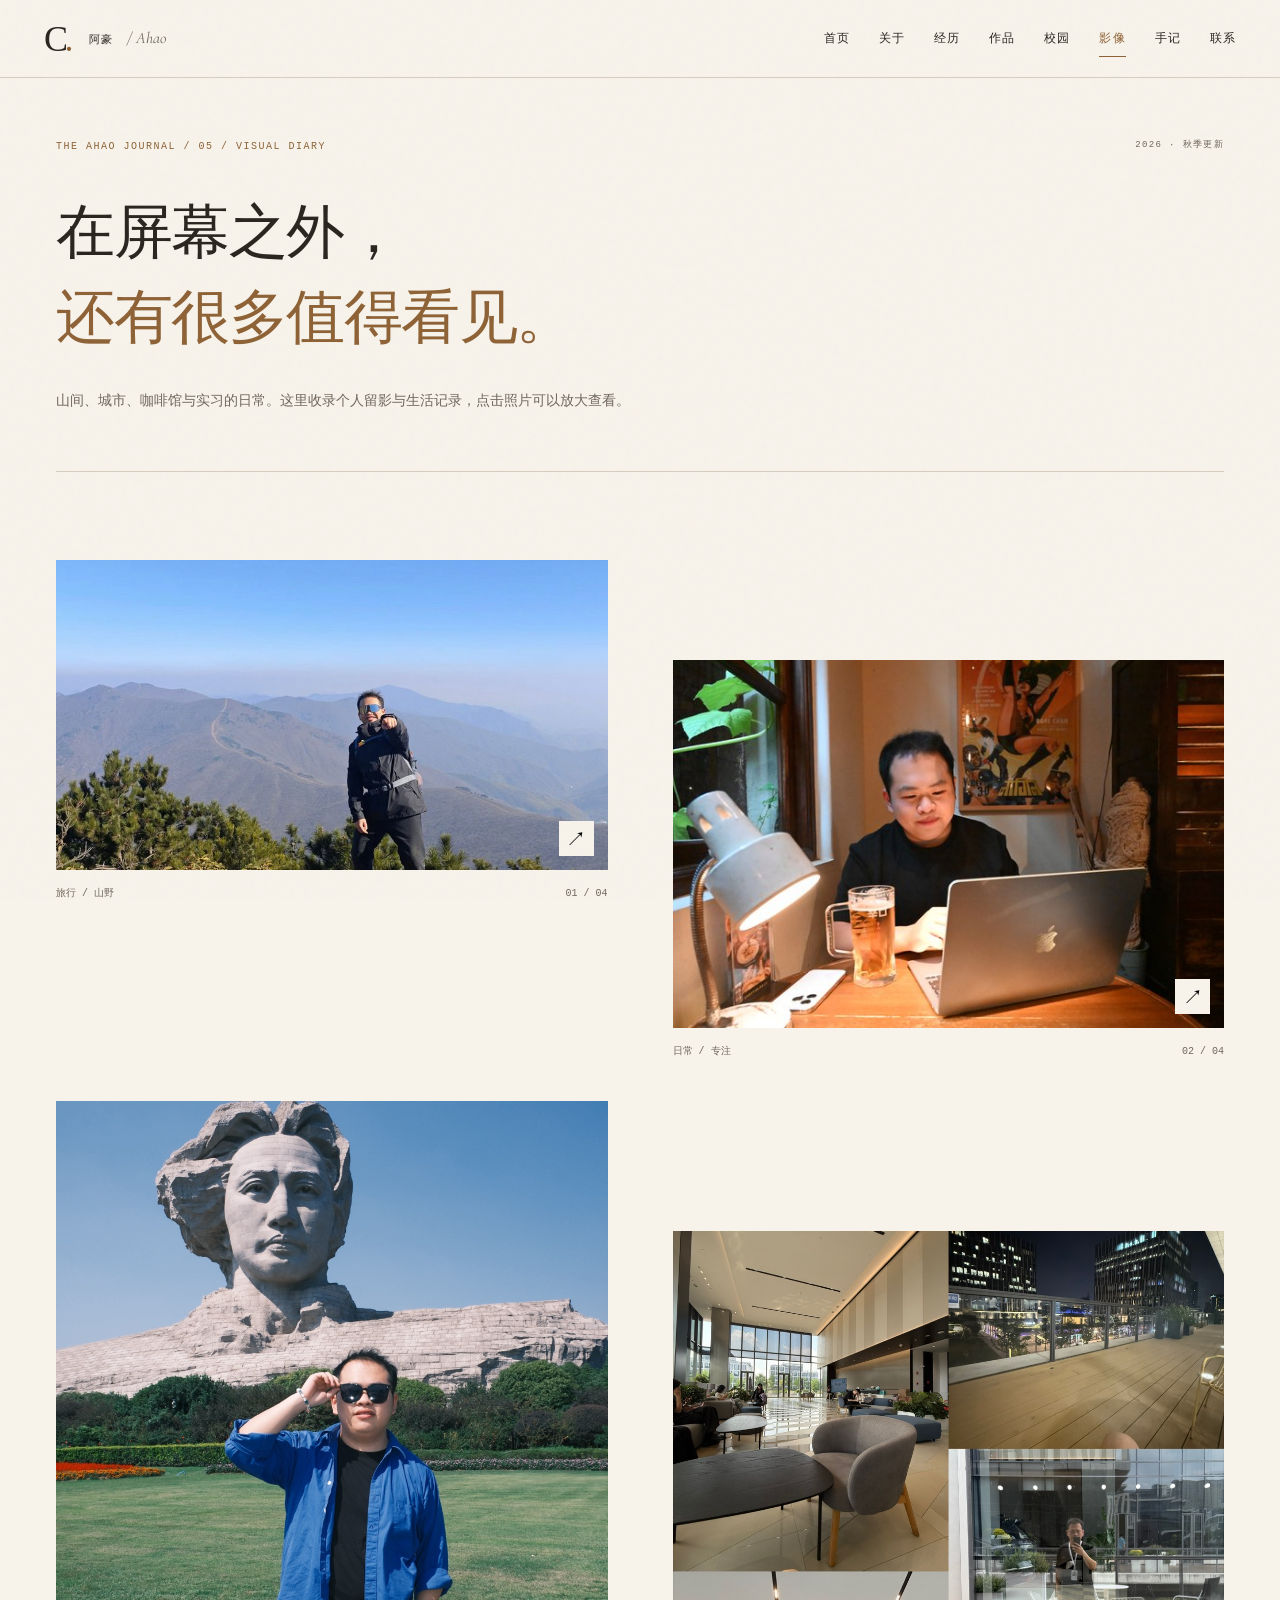
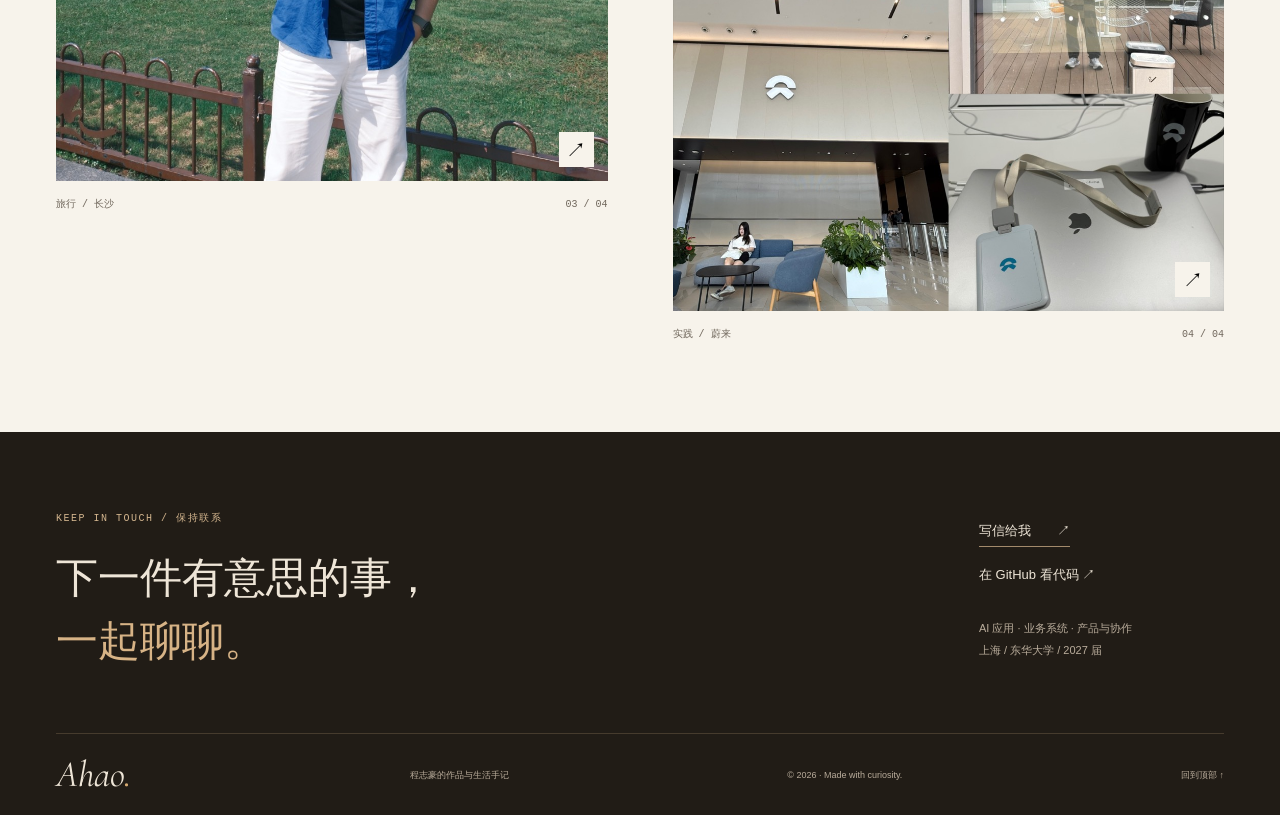
<file: gallery.html>
<!doctype html>
<html lang="zh-CN">
  <head>
    <meta charset="utf-8" />
    <meta name="viewport" content="width=device-width,initial-scale=1" />
    <title>生活影像 · 程志豪 / 上头阿豪</title>
    <meta name="description" content="阿豪的旅行留影、咖啡馆日常与实习记录。" />
    <meta name="theme-color" content="#211c16" />
    <link rel="canonical" href="https://www.calvinsfweb.top/gallery.html" />
    <meta property="og:title" content="生活影像 · 程志豪" />
    <meta
      property="og:description"
      content="阿豪的旅行留影、咖啡馆日常与实习记录。"
    />
    <meta
      property="og:image"
      content="https://www.calvinsfweb.top/images/portrait.jpg"
    />
    <meta property="og:type" content="website" />
    <link rel="icon" href="favicon.svg" type="image/svg+xml" />
    <link rel="stylesheet" href="editorial.css" />
    <script src="pages.js" defer></script>
    <noscript
      ><style>
        @media (max-width: 820px) {
          .site-header {
            height: auto;
            position: static;
            flex-wrap: wrap;
            padding-block: 15px;
          }
          #site-nav {
            display: flex;
            position: static;
            height: auto;
            transform: none;
            visibility: visible;
            pointer-events: auto;
            flex-direction: row;
            flex-wrap: wrap;
            padding: 10px 0;
            gap: 12px;
            background: transparent;
          }
          #site-nav a {
            font-size: 13px;
            padding: 5px;
          }
          .menu-toggle {
            display: none;
          }
        }
      </style></noscript
    >
  </head>
  <body class="chapter" id="top">
    <a class="skip-link" href="#main">跳至正文</a>
    <header class="site-header">
      <a class="brand" href="index.html" aria-label="阿豪，返回首页"
        ><span class="brand-symbol">C<span>.</span></span
        ><span>阿豪 <i>/ Ahao</i></span></a
      ><button
        class="menu-toggle"
        type="button"
        aria-expanded="false"
        aria-controls="site-nav"
        aria-label="打开导航菜单"
      >
        <span></span><span></span>
      </button>
      <nav id="site-nav" aria-label="主导航">
        <a href="index.html">首页</a><a href="about.html">关于</a
        ><a href="experience.html">经历</a><a href="projects.html">作品</a
        ><a href="life.html">校园</a
        ><a href="gallery.html" aria-current="page">影像</a
        ><a href="thoughts.html">手记</a><a href="contact.html">联系</a>
      </nav>
    </header>
    <main id="main">
      <section class="chapter-head wrap">
        <div class="chapter-top">
          <span class="eyebrow">The Ahao Journal / 05 / VISUAL DIARY</span
          ><span class="edition">2026 · 秋季更新</span>
        </div>
        <h1>在屏幕之外，<br /><em>还有很多值得看见。</em></h1>
        <p class="chapter-intro">
          山间、城市、咖啡馆与实习的日常。这里收录个人留影与生活记录，点击照片可以放大查看。
        </p>
      </section>
      <section class="wrap section">
        <div class="gallery-grid">
          <figure class="photo-item">
            <button
              class="photo-open"
              type="button"
              data-photo="images/portrait.jpg"
              data-caption="山间的一刻"
              aria-label="放大查看：山间的一刻"
            >
              <img
                src="images/portrait.jpg"
                alt="山间的一刻"
                class=""
                loading="lazy"
                decoding="async"
              /><span class="photo-zoom" aria-hidden="true">↗</span>
            </button>
            <figcaption>
              <span>旅行 / 山野</span><span>01 / 04</span>
            </figcaption>
          </figure>
          <figure class="photo-item">
            <button
              class="photo-open"
              type="button"
              data-photo="images/portraitSm.jpg"
              data-caption="咖啡馆里的工作时刻"
              aria-label="放大查看：咖啡馆里的工作时刻"
            >
              <img
                src="images/portraitSm.jpg"
                alt="咖啡馆里的工作时刻"
                class=""
                loading="lazy"
                decoding="async"
              /><span class="photo-zoom" aria-hidden="true">↗</span>
            </button>
            <figcaption>
              <span>日常 / 专注</span><span>02 / 04</span>
            </figcaption>
          </figure>
          <figure class="photo-item">
            <button
              class="photo-open"
              type="button"
              data-photo="images/cheng-zhihao-202610.jpg"
              data-caption="橘子洲的旅行留影"
              aria-label="放大查看：橘子洲的旅行留影"
            >
              <img
                src="images/cheng-zhihao-202610.jpg"
                alt="橘子洲的旅行留影"
                class=""
                loading="lazy"
                decoding="async"
              /><span class="photo-zoom" aria-hidden="true">↗</span>
            </button>
            <figcaption>
              <span>旅行 / 长沙</span><span>03 / 04</span>
            </figcaption>
          </figure>
          <figure class="photo-item">
            <button
              class="photo-open"
              type="button"
              data-photo="images/nio-moments-202610.jpg"
              data-caption="蔚来实习期间的生活记录"
              aria-label="放大查看：蔚来实习期间的生活记录"
            >
              <img
                src="images/nio-moments-202610.jpg"
                alt="蔚来实习期间的生活记录"
                class=""
                loading="lazy"
                decoding="async"
              /><span class="photo-zoom" aria-hidden="true">↗</span>
            </button>
            <figcaption>
              <span>实践 / 蔚来</span><span>04 / 04</span>
            </figcaption>
          </figure>
        </div>
      </section>
      <dialog class="photo-dialog" aria-label="照片浏览">
        <button class="dialog-close" type="button" aria-label="关闭照片">
          关闭 ×</button
        ><button class="photo-prev" type="button" aria-label="上一张照片">
          ←
        </button>
        <figure>
          <img alt="" />
          <figcaption></figcaption>
        </figure>
        <button class="photo-next" type="button" aria-label="下一张照片">
          →
        </button>
      </dialog>
    </main>
    <footer class="site-footer">
      <div class="wrap">
        <div class="footer-top">
          <div>
            <span class="eyebrow">Keep in touch / 保持联系</span>
            <h2>下一件有意思的事，<br /><em>一起聊聊。</em></h2>
          </div>
          <div class="footer-contact">
            <a class="text-link" href="mailto:19870899528@163.com"
              >写信给我 <span aria-hidden="true">↗</span></a
            ><a
              href="https://github.com/Calvincheng-ops"
              target="_blank"
              rel="noopener noreferrer"
              >在 GitHub 看代码 <span aria-hidden="true">↗</span></a
            >
            <p>
              AI 应用 · 业务系统 · 产品与协作<br />上海 / 东华大学 / 2027 届
            </p>
          </div>
        </div>
        <div class="footer-bottom">
          <a class="wordmark" href="index.html">Ahao<span>.</span></a
          ><span>程志豪的作品与生活手记</span
          ><span>© 2026 · Made with curiosity.</span
          ><a href="#top">回到顶部 ↑</a>
        </div>
      </div>
    </footer>
  </body>
</html>
</file>
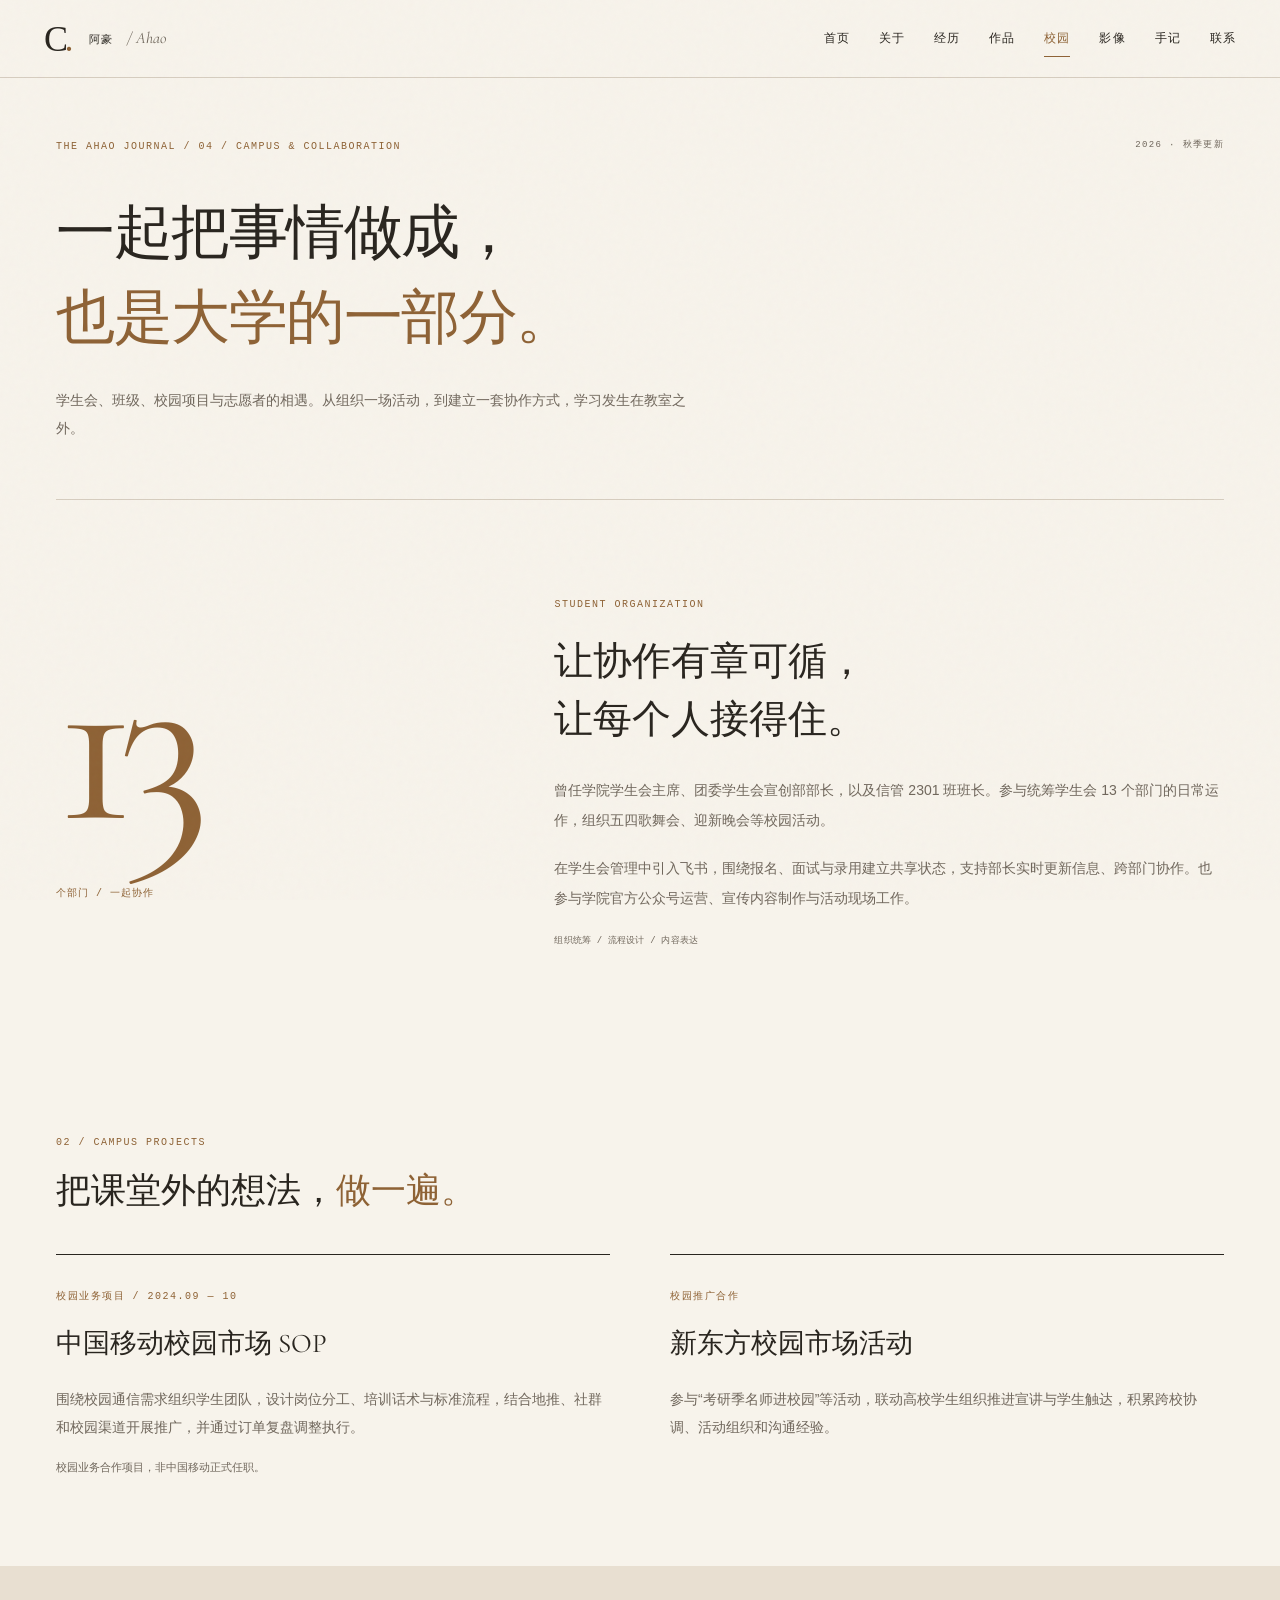
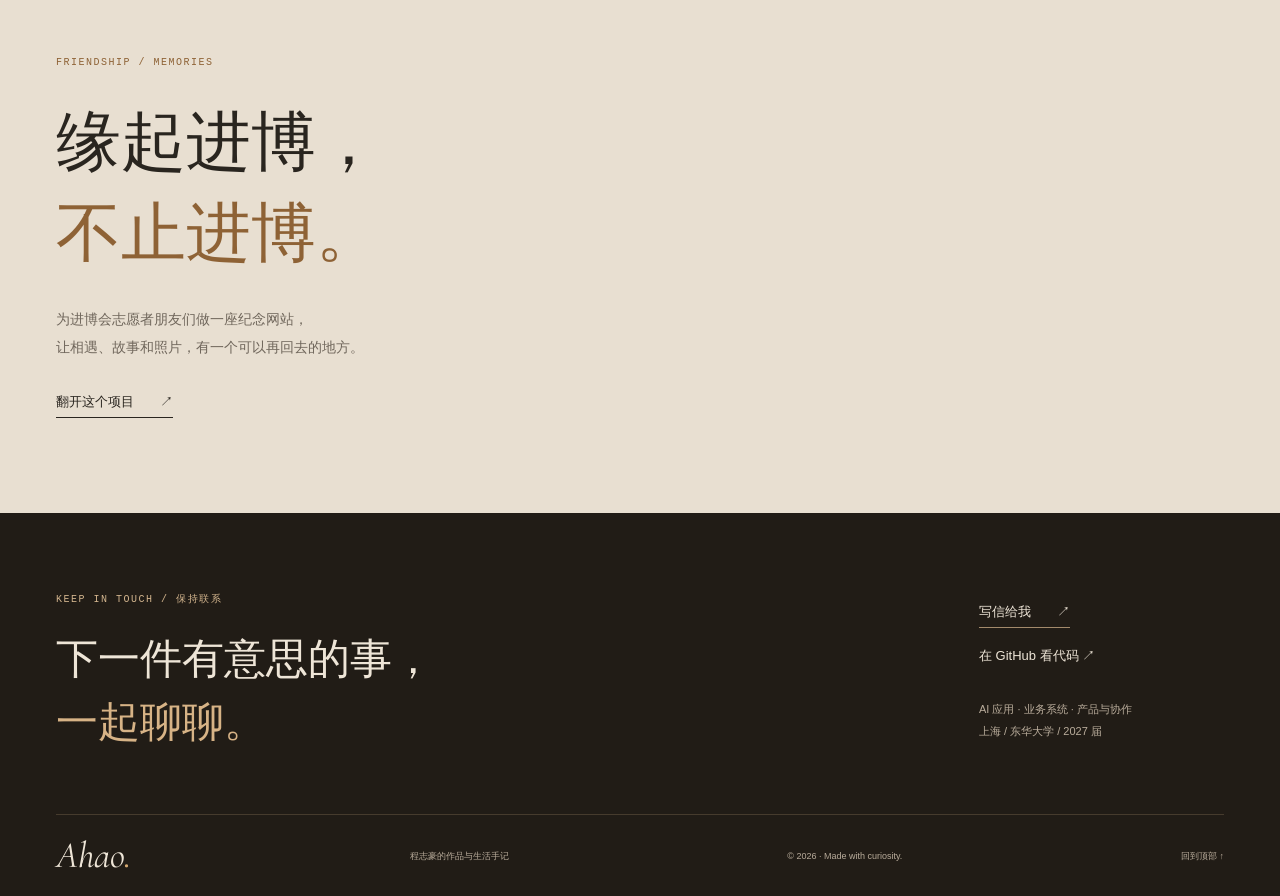
<file: life.html>
<!doctype html>
<html lang="zh-CN">
  <head>
    <meta charset="utf-8" />
    <meta name="viewport" content="width=device-width,initial-scale=1" />
    <title>校园与协作 · 程志豪 / 上头阿豪</title>
    <meta
      name="description"
      content="学生会统筹、校园推广项目、组织协作与志愿者纪念。记录程志豪在校园中的实践。"
    />
    <meta name="theme-color" content="#211c16" />
    <link rel="canonical" href="https://www.calvinsfweb.top/life.html" />
    <meta property="og:title" content="校园与协作 · 程志豪" />
    <meta
      property="og:description"
      content="学生会统筹、校园推广项目、组织协作与志愿者纪念。记录程志豪在校园中的实践。"
    />
    <meta
      property="og:image"
      content="https://www.calvinsfweb.top/images/portrait.jpg"
    />
    <meta property="og:type" content="website" />
    <link rel="icon" href="favicon.svg" type="image/svg+xml" />
    <link rel="stylesheet" href="editorial.css" />
    <script src="pages.js" defer></script>
    <noscript
      ><style>
        @media (max-width: 820px) {
          .site-header {
            height: auto;
            position: static;
            flex-wrap: wrap;
            padding-block: 15px;
          }
          #site-nav {
            display: flex;
            position: static;
            height: auto;
            transform: none;
            visibility: visible;
            pointer-events: auto;
            flex-direction: row;
            flex-wrap: wrap;
            padding: 10px 0;
            gap: 12px;
            background: transparent;
          }
          #site-nav a {
            font-size: 13px;
            padding: 5px;
          }
          .menu-toggle {
            display: none;
          }
        }
      </style></noscript
    >
  </head>
  <body class="chapter" id="top">
    <a class="skip-link" href="#main">跳至正文</a>
    <header class="site-header">
      <a class="brand" href="index.html" aria-label="阿豪，返回首页"
        ><span class="brand-symbol">C<span>.</span></span
        ><span>阿豪 <i>/ Ahao</i></span></a
      ><button
        class="menu-toggle"
        type="button"
        aria-expanded="false"
        aria-controls="site-nav"
        aria-label="打开导航菜单"
      >
        <span></span><span></span>
      </button>
      <nav id="site-nav" aria-label="主导航">
        <a href="index.html">首页</a><a href="about.html">关于</a
        ><a href="experience.html">经历</a><a href="projects.html">作品</a
        ><a href="life.html" aria-current="page">校园</a
        ><a href="gallery.html">影像</a><a href="thoughts.html">手记</a
        ><a href="contact.html">联系</a>
      </nav>
    </header>
    <main id="main">
      <section class="chapter-head wrap">
        <div class="chapter-top">
          <span class="eyebrow"
            >The Ahao Journal / 04 / CAMPUS & COLLABORATION</span
          ><span class="edition">2026 · 秋季更新</span>
        </div>
        <h1>一起把事情做成，<br /><em>也是大学的一部分。</em></h1>
        <p class="chapter-intro">
          学生会、班级、校园项目与志愿者的相遇。从组织一场活动，到建立一套协作方式，学习发生在教室之外。
        </p>
      </section>
      <section class="wrap section campus-feature">
        <span class="oversize-number">13<span>个部门 / 一起协作</span></span>
        <div class="prose">
          <span class="eyebrow">STUDENT ORGANIZATION</span>
          <h2>让协作有章可循，<br />让每个人接得住。</h2>
          <p>
            曾任学院学生会主席、团委学生会宣创部部长，以及信管 2301
            班班长。参与统筹学生会 13
            个部门的日常运作，组织五四歌舞会、迎新晚会等校园活动。
          </p>
          <p>
            在学生会管理中引入飞书，围绕报名、面试与录用建立共享状态，支持部长实时更新信息、跨部门协作。也参与学院官方公众号运营、宣传内容制作与活动现场工作。
          </p>
          <div class="tags">组织统筹 / 流程设计 / 内容表达</div>
        </div>
      </section>
      <section class="wrap section">
        <div class="section-heading">
          <div>
            <span class="eyebrow">02 / CAMPUS PROJECTS</span>
            <h2>把课堂外的想法，<em>做一遍。</em></h2>
          </div>
        </div>
        <div class="other-experience">
          <article>
            <span class="eyebrow">校园业务项目 / 2024.09 — 10</span>
            <h3>中国移动校园市场 SOP</h3>
            <p>
              围绕校园通信需求组织学生团队，设计岗位分工、培训话术与标准流程，结合地推、社群和校园渠道开展推广，并通过订单复盘调整执行。
            </p>
            <p class="project-note">校园业务合作项目，非中国移动正式任职。</p>
          </article>
          <article>
            <span class="eyebrow">校园推广合作</span>
            <h3>新东方校园市场活动</h3>
            <p>
              参与“考研季名师进校园”等活动，联动高校学生组织推进宣讲与学生触达，积累跨校协调、活动组织和沟通经验。
            </p>
          </article>
        </div>
      </section>
      <section class="memory-band">
        <div class="wrap">
          <span class="eyebrow">FRIENDSHIP / MEMORIES</span>
          <h2>缘起进博，<br /><em>不止进博。</em></h2>
          <p>
            为进博会志愿者朋友们做一座纪念网站，<br />让相遇、故事和照片，有一个可以再回去的地方。
          </p>
          <a class="text-link" href="projects.html#memorial"
            >翻开这个项目 <span aria-hidden="true">↗</span></a
          >
        </div>
      </section>
    </main>
    <footer class="site-footer">
      <div class="wrap">
        <div class="footer-top">
          <div>
            <span class="eyebrow">Keep in touch / 保持联系</span>
            <h2>下一件有意思的事，<br /><em>一起聊聊。</em></h2>
          </div>
          <div class="footer-contact">
            <a class="text-link" href="mailto:19870899528@163.com"
              >写信给我 <span aria-hidden="true">↗</span></a
            ><a
              href="https://github.com/Calvincheng-ops"
              target="_blank"
              rel="noopener noreferrer"
              >在 GitHub 看代码 <span aria-hidden="true">↗</span></a
            >
            <p>
              AI 应用 · 业务系统 · 产品与协作<br />上海 / 东华大学 / 2027 届
            </p>
          </div>
        </div>
        <div class="footer-bottom">
          <a class="wordmark" href="index.html">Ahao<span>.</span></a
          ><span>程志豪的作品与生活手记</span
          ><span>© 2026 · Made with curiosity.</span
          ><a href="#top">回到顶部 ↑</a>
        </div>
      </div>
    </footer>
  </body>
</html>
</file>
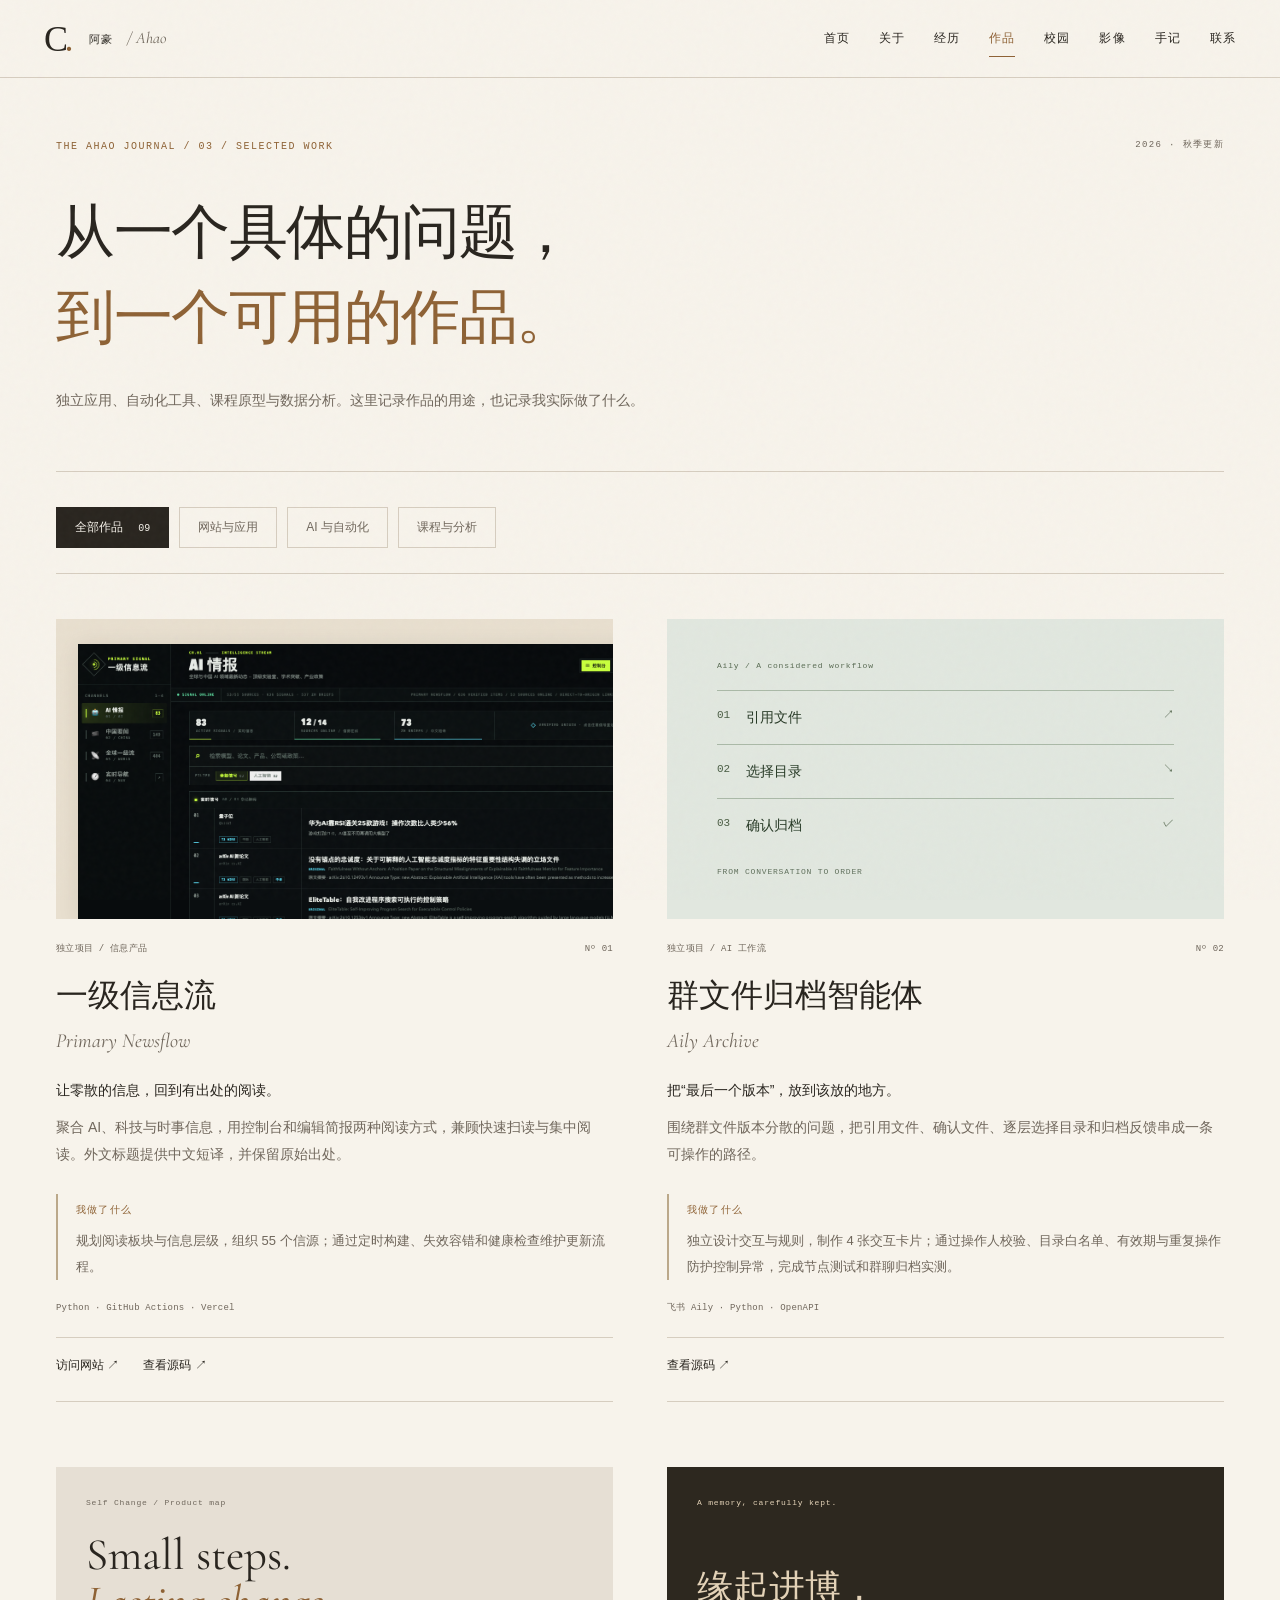
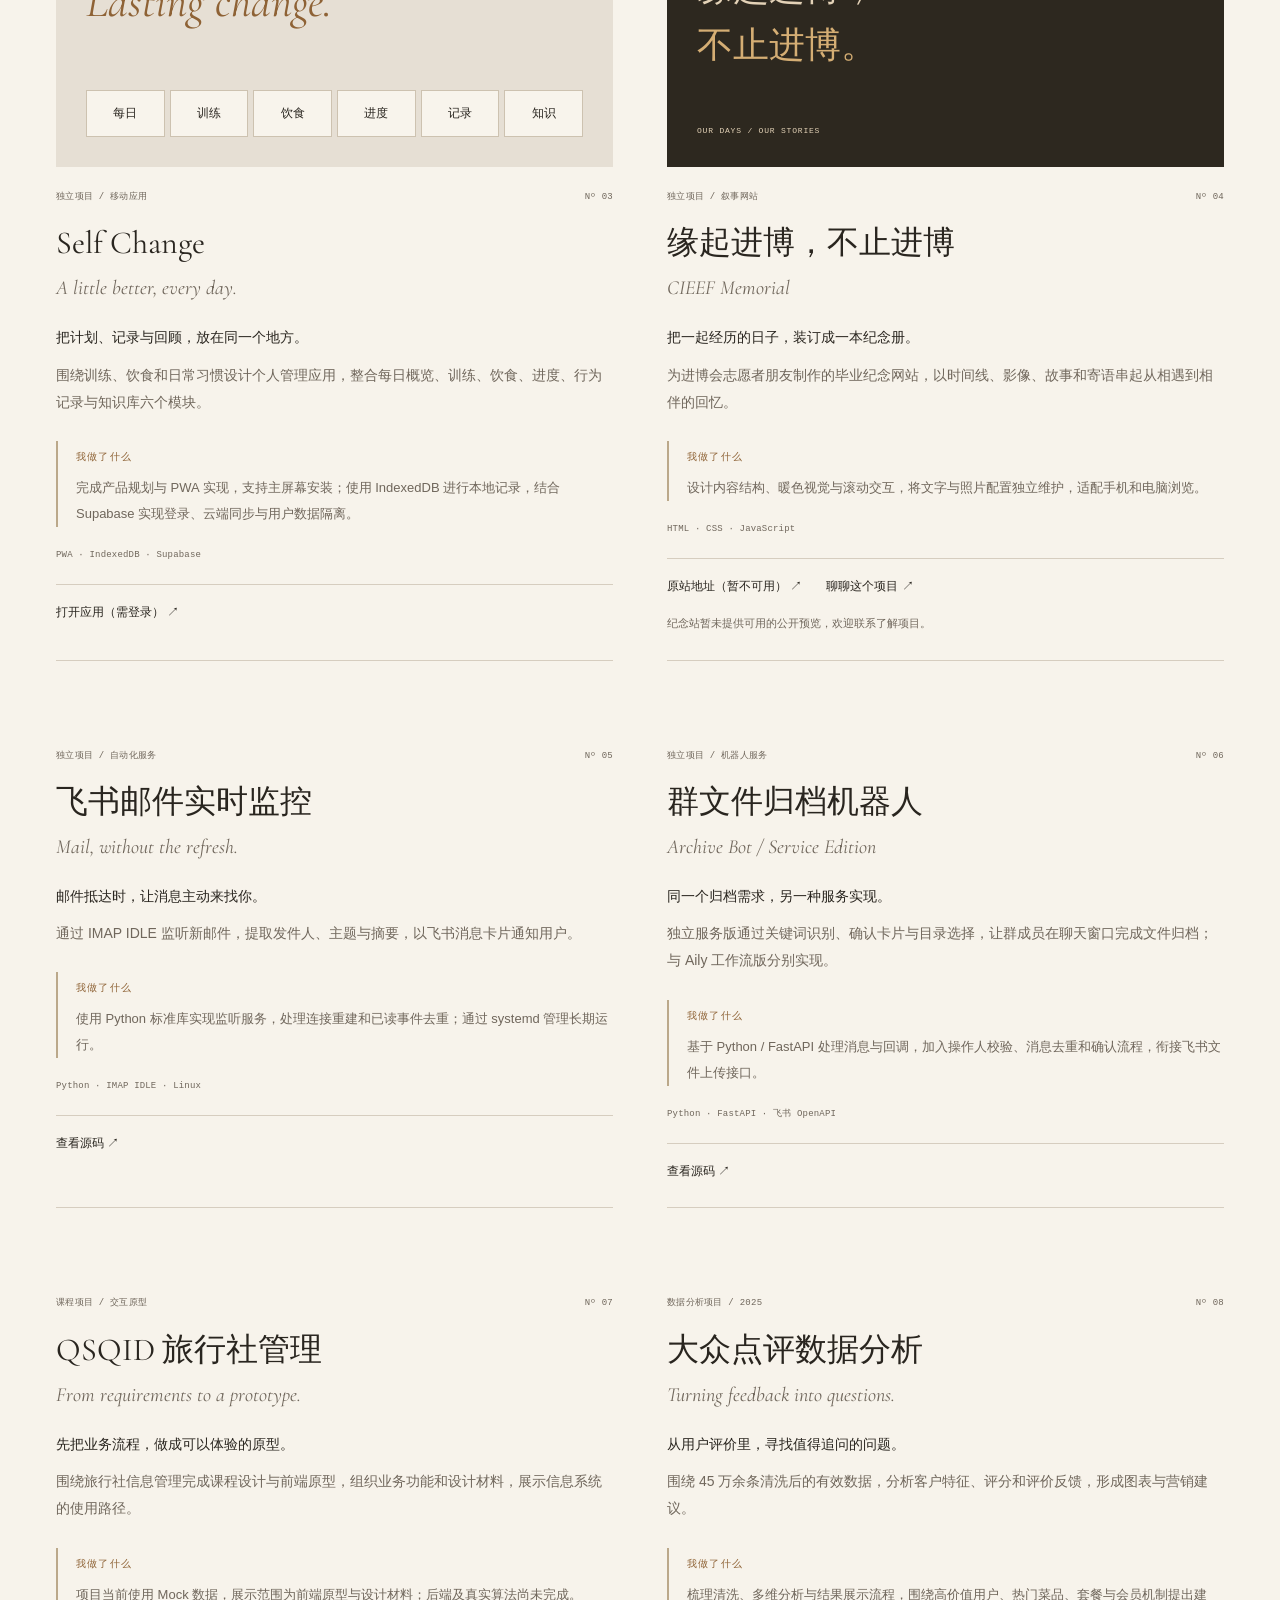
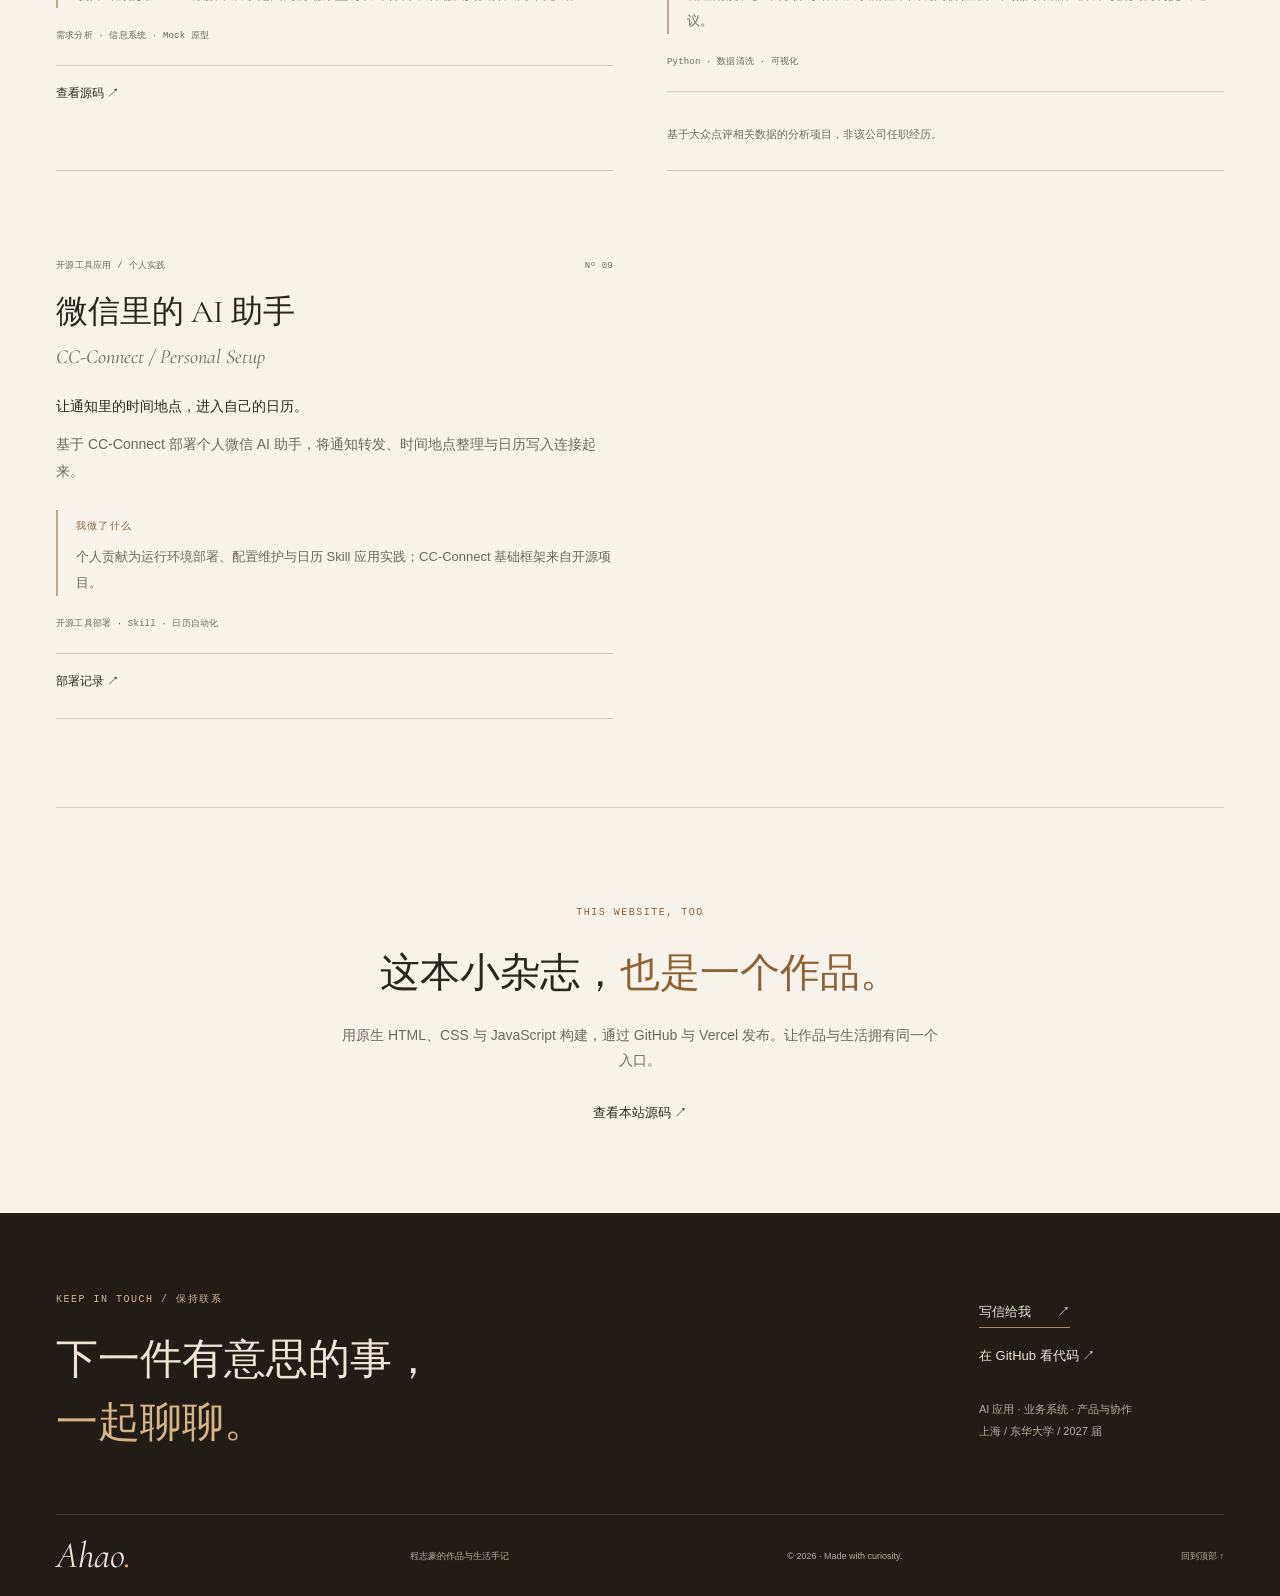
<file: projects.html>
<!doctype html>
<html lang="zh-CN">
  <head>
    <meta charset="utf-8" />
    <meta name="viewport" content="width=device-width,initial-scale=1" />
    <title>项目与作品 · 程志豪 / 上头阿豪</title>
    <meta
      name="description"
      content="一级信息流、飞书归档智能体、Self Change、进博纪念站及自动化与数据分析项目：查看用途、个人贡献和访问入口。"
    />
    <meta name="theme-color" content="#211c16" />
    <link rel="canonical" href="https://www.calvinsfweb.top/projects.html" />
    <meta property="og:title" content="项目与作品 · 程志豪" />
    <meta
      property="og:description"
      content="一级信息流、飞书归档智能体、Self Change、进博纪念站及自动化与数据分析项目：查看用途、个人贡献和访问入口。"
    />
    <meta
      property="og:image"
      content="https://www.calvinsfweb.top/images/portrait.jpg"
    />
    <meta property="og:type" content="website" />
    <link rel="icon" href="favicon.svg" type="image/svg+xml" />
    <link rel="stylesheet" href="editorial.css" />
    <script src="pages.js" defer></script>
    <noscript
      ><style>
        @media (max-width: 820px) {
          .site-header {
            height: auto;
            position: static;
            flex-wrap: wrap;
            padding-block: 15px;
          }
          #site-nav {
            display: flex;
            position: static;
            height: auto;
            transform: none;
            visibility: visible;
            pointer-events: auto;
            flex-direction: row;
            flex-wrap: wrap;
            padding: 10px 0;
            gap: 12px;
            background: transparent;
          }
          #site-nav a {
            font-size: 13px;
            padding: 5px;
          }
          .menu-toggle {
            display: none;
          }
        }
      </style></noscript
    >
  </head>
  <body class="chapter" id="top">
    <a class="skip-link" href="#main">跳至正文</a>
    <header class="site-header">
      <a class="brand" href="index.html" aria-label="阿豪，返回首页"
        ><span class="brand-symbol">C<span>.</span></span
        ><span>阿豪 <i>/ Ahao</i></span></a
      ><button
        class="menu-toggle"
        type="button"
        aria-expanded="false"
        aria-controls="site-nav"
        aria-label="打开导航菜单"
      >
        <span></span><span></span>
      </button>
      <nav id="site-nav" aria-label="主导航">
        <a href="index.html">首页</a><a href="about.html">关于</a
        ><a href="experience.html">经历</a
        ><a href="projects.html" aria-current="page">作品</a
        ><a href="life.html">校园</a><a href="gallery.html">影像</a
        ><a href="thoughts.html">手记</a><a href="contact.html">联系</a>
      </nav>
    </header>
    <main id="main">
      <section class="chapter-head wrap">
        <div class="chapter-top">
          <span class="eyebrow">The Ahao Journal / 03 / SELECTED WORK</span
          ><span class="edition">2026 · 秋季更新</span>
        </div>
        <h1>从一个具体的问题，<br /><em>到一个可用的作品。</em></h1>
        <p class="chapter-intro">
          独立应用、自动化工具、课程原型与数据分析。这里记录作品的用途，也记录我实际做了什么。
        </p>
      </section>
      <section class="wrap section projects-section">
        <div class="filter-bar" role="group" aria-label="按项目类型筛选">
          <button type="button" data-filter="all" aria-pressed="true">
            全部作品 <span>09</span></button
          ><button type="button" data-filter="web" aria-pressed="false">
            网站与应用</button
          ><button type="button" data-filter="ai" aria-pressed="false">
            AI 与自动化</button
          ><button type="button" data-filter="study" aria-pressed="false">
            课程与分析
          </button>
        </div>
        <p class="sr-only" id="filter-status" aria-live="polite">
          显示 9 个项目
        </p>
        <div class="project-grid">
          <article
            class="project-card full-project"
            id="newsflow"
            data-category="web"
          >
            <div class="project-art news-art">
              <img
                src="images/newsflow-202610.png"
                alt="一级信息流网站实际界面"
                class=""
                loading="lazy"
                decoding="async"
              />
            </div>
            <div class="project-body">
              <div class="card-meta">
                <span>独立项目 / 信息产品</span><span>Nº 01</span>
              </div>
              <h2>一级信息流</h2>
              <p class="project-en">Primary Newsflow</p>
              <p class="project-lead">让零散的信息，回到有出处的阅读。</p>
              <p>
                聚合
                AI、科技与时事信息，用控制台和编辑简报两种阅读方式，兼顾快速扫读与集中阅读。外文标题提供中文短译，并保留原始出处。
              </p>
              <div class="contribution">
                <span>我做了什么</span>
                <p>
                  规划阅读板块与信息层级，组织 55
                  个信源；通过定时构建、失效容错和健康检查维护更新流程。
                </p>
              </div>
              <div class="tags">Python · GitHub Actions · Vercel</div>
              <div class="project-links">
                <a
                  href="https://news.calvinsfweb.top"
                  target="_blank"
                  rel="noopener noreferrer"
                  >访问网站 <span aria-hidden="true">↗</span></a
                ><a
                  href="https://github.com/Calvincheng-ops/primary-newsflow"
                  target="_blank"
                  rel="noopener noreferrer"
                  >查看源码 <span aria-hidden="true">↗</span></a
                >
              </div>
            </div>
          </article>
          <article
            class="project-card full-project"
            id="aily"
            data-category="ai"
          >
            <div class="project-art flow-art">
              <span class="art-label">Aily / A considered workflow</span>
              <div class="flow-step">01 <span>引用文件</span><b>↗</b></div>
              <div class="flow-step">02 <span>选择目录</span><b>↘</b></div>
              <div class="flow-step">03 <span>确认归档</span><b>✓</b></div>
              <span class="art-foot">FROM CONVERSATION TO ORDER</span>
            </div>
            <div class="project-body">
              <div class="card-meta">
                <span>独立项目 / AI 工作流</span><span>Nº 02</span>
              </div>
              <h2>群文件归档智能体</h2>
              <p class="project-en">Aily Archive</p>
              <p class="project-lead">把“最后一个版本”，放到该放的地方。</p>
              <p>
                围绕群文件版本分散的问题，把引用文件、确认文件、逐层选择目录和归档反馈串成一条可操作的路径。
              </p>
              <div class="contribution">
                <span>我做了什么</span>
                <p>
                  独立设计交互与规则，制作 4
                  张交互卡片；通过操作人校验、目录白名单、有效期与重复操作防护控制异常，完成节点测试和群聊归档实测。
                </p>
              </div>
              <div class="tags">飞书 Aily · Python · OpenAPI</div>
              <div class="project-links">
                <a
                  href="https://github.com/Calvincheng-ops/-aily-"
                  target="_blank"
                  rel="noopener noreferrer"
                  >查看源码 <span aria-hidden="true">↗</span></a
                >
              </div>
            </div>
          </article>
          <article
            class="project-card full-project"
            id="self-change"
            data-category="web"
          >
            <div class="project-art health-art">
              <span class="art-label">Self Change / Product map</span
              ><span class="health-title"
                >Small steps.<br /><em>Lasting change.</em></span
              >
              <div class="health-grid">
                <span>每日</span><span>训练</span><span>饮食</span
                ><span>进度</span><span>记录</span><span>知识</span>
              </div>
            </div>
            <div class="project-body">
              <div class="card-meta">
                <span>独立项目 / 移动应用</span><span>Nº 03</span>
              </div>
              <h2>Self Change</h2>
              <p class="project-en">A little better, every day.</p>
              <p class="project-lead">把计划、记录与回顾，放在同一个地方。</p>
              <p>
                围绕训练、饮食和日常习惯设计个人管理应用，整合每日概览、训练、饮食、进度、行为记录与知识库六个模块。
              </p>
              <div class="contribution">
                <span>我做了什么</span>
                <p>
                  完成产品规划与 PWA 实现，支持主屏幕安装；使用 IndexedDB
                  进行本地记录，结合 Supabase 实现登录、云端同步与用户数据隔离。
                </p>
              </div>
              <div class="tags">PWA · IndexedDB · Supabase</div>
              <div class="project-links">
                <a
                  href="https://change.calvinsfweb.top"
                  target="_blank"
                  rel="noopener noreferrer"
                  >打开应用（需登录） <span aria-hidden="true">↗</span></a
                >
              </div>
            </div>
          </article>
          <article
            class="project-card full-project"
            id="memorial"
            data-category="web"
          >
            <div class="project-art memorial-art">
              <span class="art-label">A memory, carefully kept.</span
              ><span class="memorial-title"
                >缘起进博，<br /><em>不止进博。</em></span
              ><span class="art-foot">OUR DAYS / OUR STORIES</span>
            </div>
            <div class="project-body">
              <div class="card-meta">
                <span>独立项目 / 叙事网站</span><span>Nº 04</span>
              </div>
              <h2>缘起进博，不止进博</h2>
              <p class="project-en">CIEEF Memorial</p>
              <p class="project-lead">把一起经历的日子，装订成一本纪念册。</p>
              <p>
                为进博会志愿者朋友制作的毕业纪念网站，以时间线、影像、故事和寄语串起从相遇到相伴的回忆。
              </p>
              <div class="contribution">
                <span>我做了什么</span>
                <p>
                  设计内容结构、暖色视觉与滚动交互，将文字与照片配置独立维护，适配手机和电脑浏览。
                </p>
              </div>
              <div class="tags">HTML · CSS · JavaScript</div>
              <div class="project-links">
                <a
                  href="https://cieef.calvinsfweb.top"
                  target="_blank"
                  rel="noopener noreferrer"
                  >原站地址（暂不可用） <span aria-hidden="true">↗</span></a
                ><a
                  href="contact.html"
                  >聊聊这个项目 <span aria-hidden="true">↗</span></a
                >
              </div>
              <p class="project-note">纪念站暂未提供可用的公开预览，欢迎联系了解项目。</p>
            </div>
          </article>
          <article
            class="project-card full-project"
            id="mail"
            data-category="ai"
          >
            <div class="project-body">
              <div class="card-meta">
                <span>独立项目 / 自动化服务</span><span>Nº 05</span>
              </div>
              <h2>飞书邮件实时监控</h2>
              <p class="project-en">Mail, without the refresh.</p>
              <p class="project-lead">邮件抵达时，让消息主动来找你。</p>
              <p>
                通过 IMAP IDLE
                监听新邮件，提取发件人、主题与摘要，以飞书消息卡片通知用户。
              </p>
              <div class="contribution">
                <span>我做了什么</span>
                <p>
                  使用 Python
                  标准库实现监听服务，处理连接重建和已读事件去重；通过 systemd
                  管理长期运行。
                </p>
              </div>
              <div class="tags">Python · IMAP IDLE · Linux</div>
              <div class="project-links">
                <a
                  href="https://github.com/Calvincheng-ops/feishu-mail-monitor"
                  target="_blank"
                  rel="noopener noreferrer"
                  >查看源码 <span aria-hidden="true">↗</span></a
                >
              </div>
            </div>
          </article>
          <article
            class="project-card full-project"
            id="archive-bot"
            data-category="ai"
          >
            <div class="project-body">
              <div class="card-meta">
                <span>独立项目 / 机器人服务</span><span>Nº 06</span>
              </div>
              <h2>群文件归档机器人</h2>
              <p class="project-en">Archive Bot / Service Edition</p>
              <p class="project-lead">同一个归档需求，另一种服务实现。</p>
              <p>
                独立服务版通过关键词识别、确认卡片与目录选择，让群成员在聊天窗口完成文件归档；与
                Aily 工作流版分别实现。
              </p>
              <div class="contribution">
                <span>我做了什么</span>
                <p>
                  基于 Python / FastAPI
                  处理消息与回调，加入操作人校验、消息去重和确认流程，衔接飞书文件上传接口。
                </p>
              </div>
              <div class="tags">Python · FastAPI · 飞书 OpenAPI</div>
              <div class="project-links">
                <a
                  href="https://github.com/Calvincheng-ops/feishu-archive-bot"
                  target="_blank"
                  rel="noopener noreferrer"
                  >查看源码 <span aria-hidden="true">↗</span></a
                >
              </div>
            </div>
          </article>
          <article
            class="project-card full-project"
            id="qsqid"
            data-category="study"
          >
            <div class="project-body">
              <div class="card-meta">
                <span>课程项目 / 交互原型</span><span>Nº 07</span>
              </div>
              <h2>QSQID 旅行社管理</h2>
              <p class="project-en">From requirements to a prototype.</p>
              <p class="project-lead">先把业务流程，做成可以体验的原型。</p>
              <p>
                围绕旅行社信息管理完成课程设计与前端原型，组织业务功能和设计材料，展示信息系统的使用路径。
              </p>
              <div class="contribution">
                <span>我做了什么</span>
                <p>
                  项目当前使用 Mock
                  数据，展示范围为前端原型与设计材料；后端及真实算法尚未完成。
                </p>
              </div>
              <div class="tags">需求分析 · 信息系统 · Mock 原型</div>
              <div class="project-links">
                <a
                  href="https://github.com/Calvincheng-ops/-"
                  target="_blank"
                  rel="noopener noreferrer"
                  >查看源码 <span aria-hidden="true">↗</span></a
                >
              </div>
            </div>
          </article>
          <article
            class="project-card full-project"
            id="dianping"
            data-category="study"
          >
            <div class="project-body">
              <div class="card-meta">
                <span>数据分析项目 / 2025</span><span>Nº 08</span>
              </div>
              <h2>大众点评数据分析</h2>
              <p class="project-en">Turning feedback into questions.</p>
              <p class="project-lead">从用户评价里，寻找值得追问的问题。</p>
              <p>
                围绕 45
                万余条清洗后的有效数据，分析客户特征、评分和评价反馈，形成图表与营销建议。
              </p>
              <div class="contribution">
                <span>我做了什么</span>
                <p>
                  梳理清洗、多维分析与结果展示流程，围绕高价值用户、热门菜品、套餐与会员机制提出建议。
                </p>
              </div>
              <div class="tags">Python · 数据清洗 · 可视化</div>
              <div class="project-links"></div>
              <p class="project-note">
                基于大众点评相关数据的分析项目，非该公司任职经历。
              </p>
            </div>
          </article>
          <article
            class="project-card full-project"
            id="cc-connect"
            data-category="ai"
          >
            <div class="project-body">
              <div class="card-meta">
                <span>开源工具应用 / 个人实践</span><span>Nº 09</span>
              </div>
              <h2>微信里的 AI 助手</h2>
              <p class="project-en">CC-Connect / Personal Setup</p>
              <p class="project-lead">让通知里的时间地点，进入自己的日历。</p>
              <p>
                基于 CC-Connect 部署个人微信 AI
                助手，将通知转发、时间地点整理与日历写入连接起来。
              </p>
              <div class="contribution">
                <span>我做了什么</span>
                <p>
                  个人贡献为运行环境部署、配置维护与日历 Skill
                  应用实践；CC-Connect 基础框架来自开源项目。
                </p>
              </div>
              <div class="tags">开源工具部署 · Skill · 日历自动化</div>
              <div class="project-links">
                <a
                  href="https://github.com/Calvincheng-ops/cc-connect-runtime-backup"
                  target="_blank"
                  rel="noopener noreferrer"
                  >部署记录 <span aria-hidden="true">↗</span></a
                >
              </div>
            </div>
          </article>
        </div>
      </section>
      <section class="wrap section closing-note">
        <span class="eyebrow">THIS WEBSITE, TOO</span>
        <h2>这本小杂志，<em>也是一个作品。</em></h2>
        <p>
          用原生 HTML、CSS 与 JavaScript 构建，通过 GitHub 与 Vercel
          发布。让作品与生活拥有同一个入口。
        </p>
        <a
          href="https://github.com/Calvincheng-ops/calvinsfweb"
          target="_blank"
          rel="noopener noreferrer"
          >查看本站源码 <span aria-hidden="true">↗</span></a
        >
      </section>
    </main>
    <footer class="site-footer">
      <div class="wrap">
        <div class="footer-top">
          <div>
            <span class="eyebrow">Keep in touch / 保持联系</span>
            <h2>下一件有意思的事，<br /><em>一起聊聊。</em></h2>
          </div>
          <div class="footer-contact">
            <a class="text-link" href="mailto:19870899528@163.com"
              >写信给我 <span aria-hidden="true">↗</span></a
            ><a
              href="https://github.com/Calvincheng-ops"
              target="_blank"
              rel="noopener noreferrer"
              >在 GitHub 看代码 <span aria-hidden="true">↗</span></a
            >
            <p>
              AI 应用 · 业务系统 · 产品与协作<br />上海 / 东华大学 / 2027 届
            </p>
          </div>
        </div>
        <div class="footer-bottom">
          <a class="wordmark" href="index.html">Ahao<span>.</span></a
          ><span>程志豪的作品与生活手记</span
          ><span>© 2026 · Made with curiosity.</span
          ><a href="#top">回到顶部 ↑</a>
        </div>
      </div>
    </footer>
  </body>
</html>
</file>
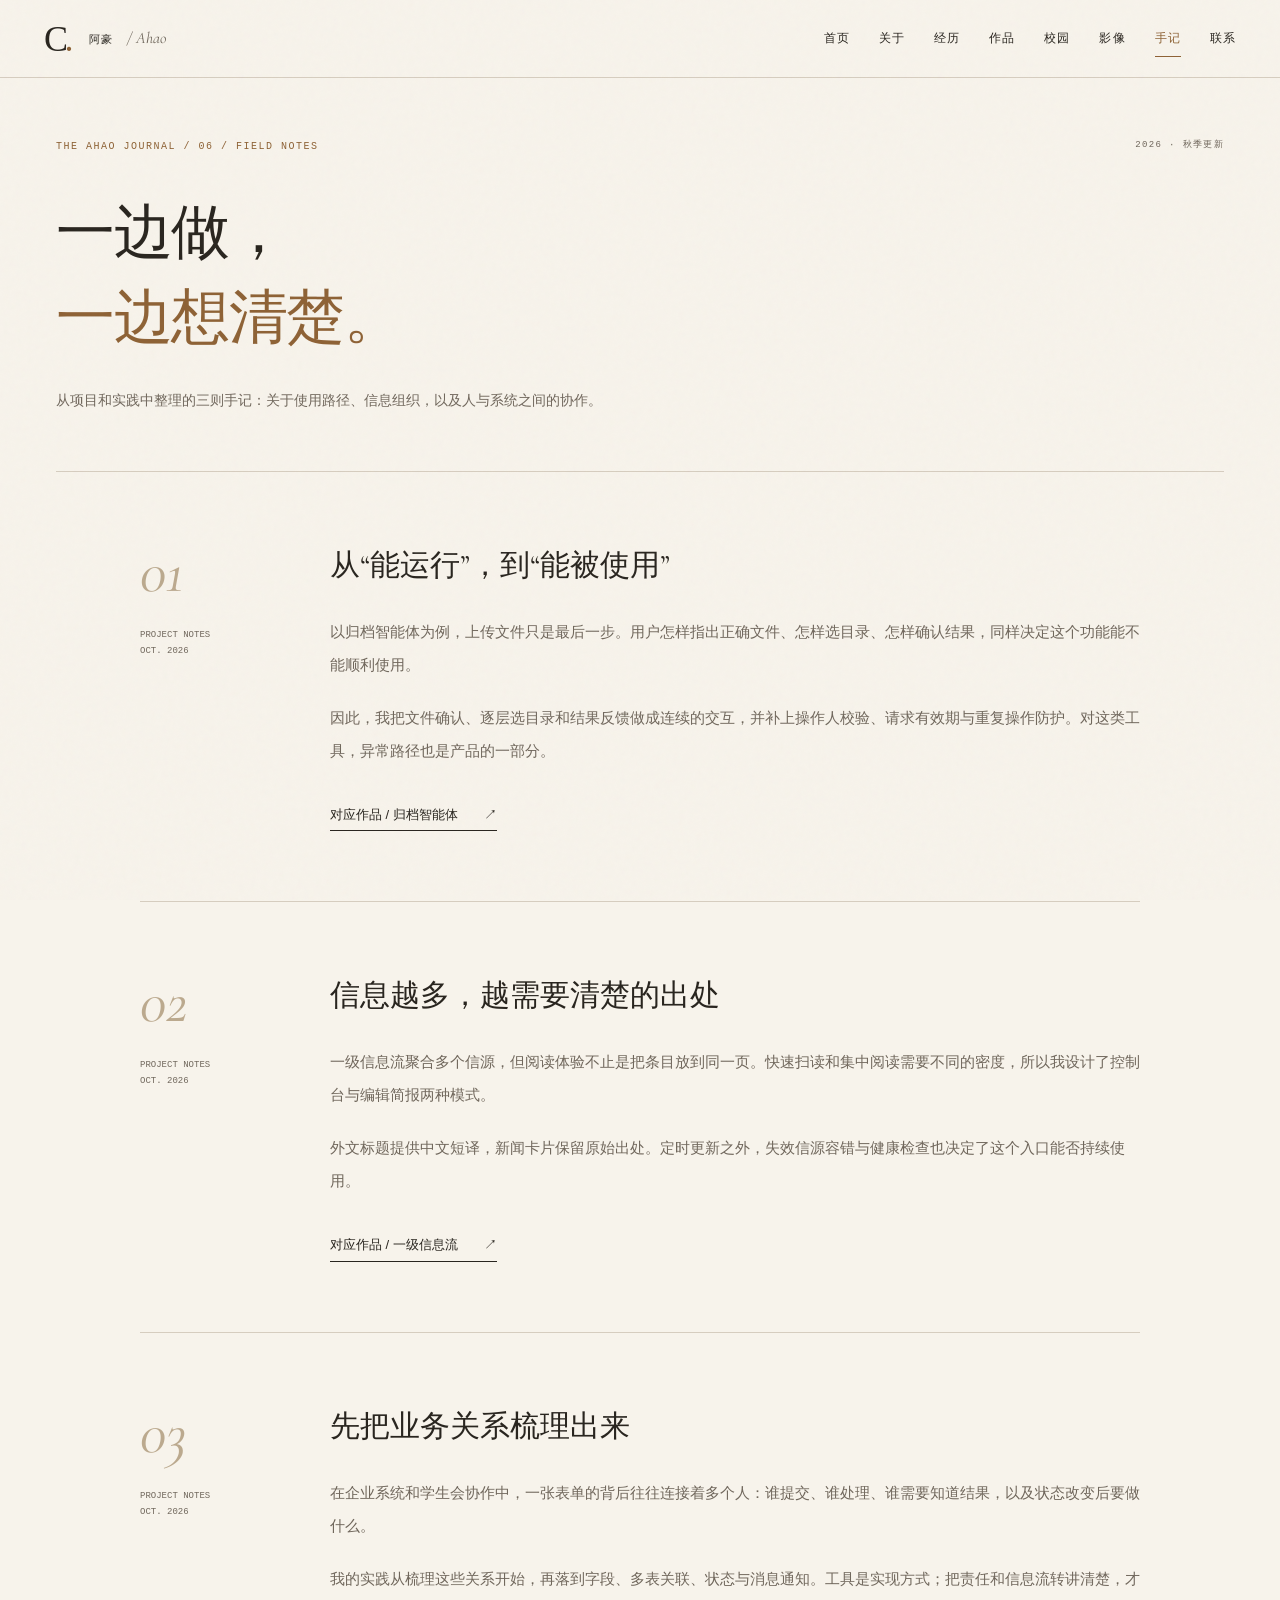
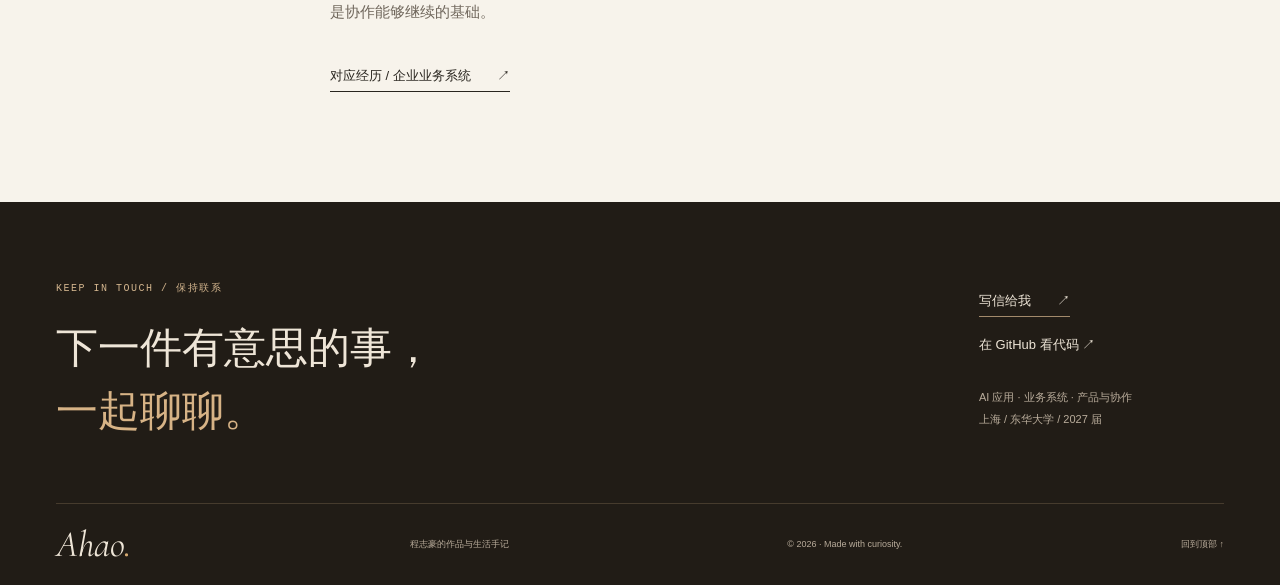
<file: thoughts.html>
<!doctype html>
<html lang="zh-CN">
  <head>
    <meta charset="utf-8" />
    <meta name="viewport" content="width=device-width,initial-scale=1" />
    <title>项目手记 · 程志豪 / 上头阿豪</title>
    <meta
      name="description"
      content="从归档智能体、信息流和业务系统实践中，整理关于交互、信息与协作的思考。"
    />
    <meta name="theme-color" content="#211c16" />
    <link rel="canonical" href="https://www.calvinsfweb.top/thoughts.html" />
    <meta property="og:title" content="项目手记 · 程志豪" />
    <meta
      property="og:description"
      content="从归档智能体、信息流和业务系统实践中，整理关于交互、信息与协作的思考。"
    />
    <meta
      property="og:image"
      content="https://www.calvinsfweb.top/images/portrait.jpg"
    />
    <meta property="og:type" content="website" />
    <link rel="icon" href="favicon.svg" type="image/svg+xml" />
    <link rel="stylesheet" href="editorial.css" />
    <script src="pages.js" defer></script>
    <noscript
      ><style>
        @media (max-width: 820px) {
          .site-header {
            height: auto;
            position: static;
            flex-wrap: wrap;
            padding-block: 15px;
          }
          #site-nav {
            display: flex;
            position: static;
            height: auto;
            transform: none;
            visibility: visible;
            pointer-events: auto;
            flex-direction: row;
            flex-wrap: wrap;
            padding: 10px 0;
            gap: 12px;
            background: transparent;
          }
          #site-nav a {
            font-size: 13px;
            padding: 5px;
          }
          .menu-toggle {
            display: none;
          }
        }
      </style></noscript
    >
  </head>
  <body class="chapter" id="top">
    <a class="skip-link" href="#main">跳至正文</a>
    <header class="site-header">
      <a class="brand" href="index.html" aria-label="阿豪，返回首页"
        ><span class="brand-symbol">C<span>.</span></span
        ><span>阿豪 <i>/ Ahao</i></span></a
      ><button
        class="menu-toggle"
        type="button"
        aria-expanded="false"
        aria-controls="site-nav"
        aria-label="打开导航菜单"
      >
        <span></span><span></span>
      </button>
      <nav id="site-nav" aria-label="主导航">
        <a href="index.html">首页</a><a href="about.html">关于</a
        ><a href="experience.html">经历</a><a href="projects.html">作品</a
        ><a href="life.html">校园</a><a href="gallery.html">影像</a
        ><a href="thoughts.html" aria-current="page">手记</a
        ><a href="contact.html">联系</a>
      </nav>
    </header>
    <main id="main">
      <section class="chapter-head wrap">
        <div class="chapter-top">
          <span class="eyebrow">The Ahao Journal / 06 / FIELD NOTES</span
          ><span class="edition">2026 · 秋季更新</span>
        </div>
        <h1>一边做，<br /><em>一边想清楚。</em></h1>
        <p class="chapter-intro">
          从项目和实践中整理的三则手记：关于使用路径、信息组织，以及人与系统之间的协作。
        </p>
      </section>
      <section class="wrap notes-list">
        <article id="note-01" class="note">
          <div class="note-meta">
            <span>01</span><span>PROJECT NOTES<br />OCT. 2026</span>
          </div>
          <div>
            <h2>从“能运行”，到“能被使用”</h2>
            <p>
              以归档智能体为例，上传文件只是最后一步。用户怎样指出正确文件、怎样选目录、怎样确认结果，同样决定这个功能能不能顺利使用。
            </p>
            <p>
              因此，我把文件确认、逐层选目录和结果反馈做成连续的交互，并补上操作人校验、请求有效期与重复操作防护。对这类工具，异常路径也是产品的一部分。
            </p>
            <a class="text-link" href="projects.html#aily"
              >对应作品 / 归档智能体 <span aria-hidden="true">↗</span></a
            >
          </div>
        </article>
        <article id="note-02" class="note">
          <div class="note-meta">
            <span>02</span><span>PROJECT NOTES<br />OCT. 2026</span>
          </div>
          <div>
            <h2>信息越多，越需要清楚的出处</h2>
            <p>
              一级信息流聚合多个信源，但阅读体验不止是把条目放到同一页。快速扫读和集中阅读需要不同的密度，所以我设计了控制台与编辑简报两种模式。
            </p>
            <p>
              外文标题提供中文短译，新闻卡片保留原始出处。定时更新之外，失效信源容错与健康检查也决定了这个入口能否持续使用。
            </p>
            <a class="text-link" href="projects.html#newsflow"
              >对应作品 / 一级信息流 <span aria-hidden="true">↗</span></a
            >
          </div>
        </article>
        <article id="note-03" class="note">
          <div class="note-meta">
            <span>03</span><span>PROJECT NOTES<br />OCT. 2026</span>
          </div>
          <div>
            <h2>先把业务关系梳理出来</h2>
            <p>
              在企业系统和学生会协作中，一张表单的背后往往连接着多个人：谁提交、谁处理、谁需要知道结果，以及状态改变后要做什么。
            </p>
            <p>
              我的实践从梳理这些关系开始，再落到字段、多表关联、状态与消息通知。工具是实现方式；把责任和信息流转讲清楚，才是协作能够继续的基础。
            </p>
            <a class="text-link" href="experience.html"
              >对应经历 / 企业业务系统 <span aria-hidden="true">↗</span></a
            >
          </div>
        </article>
      </section>
    </main>
    <footer class="site-footer">
      <div class="wrap">
        <div class="footer-top">
          <div>
            <span class="eyebrow">Keep in touch / 保持联系</span>
            <h2>下一件有意思的事，<br /><em>一起聊聊。</em></h2>
          </div>
          <div class="footer-contact">
            <a class="text-link" href="mailto:19870899528@163.com"
              >写信给我 <span aria-hidden="true">↗</span></a
            ><a
              href="https://github.com/Calvincheng-ops"
              target="_blank"
              rel="noopener noreferrer"
              >在 GitHub 看代码 <span aria-hidden="true">↗</span></a
            >
            <p>
              AI 应用 · 业务系统 · 产品与协作<br />上海 / 东华大学 / 2027 届
            </p>
          </div>
        </div>
        <div class="footer-bottom">
          <a class="wordmark" href="index.html">Ahao<span>.</span></a
          ><span>程志豪的作品与生活手记</span
          ><span>© 2026 · Made with curiosity.</span
          ><a href="#top">回到顶部 ↑</a>
        </div>
      </div>
    </footer>
  </body>
</html>
</file>
<file: editorial.css>
@font-face {
  font-family: "Cormorant Garamond";
  font-style: italic;
  font-weight: 400;
  font-display: swap;
  src: url(fonts/cormorant-italic.ttf) format("truetype");
}
@font-face {
  font-family: "Cormorant Garamond";
  font-style: normal;
  font-weight: 400;
  font-display: swap;
  src: url(fonts/cormorant-regular.ttf) format("truetype");
}

/* Ahao Journal — Autumn 2026. Warm ink, paper, and an editorial rhythm. */
:root {
  --paper: #f7f3eb;
  --paper-deep: #eee7db;
  --ink: #29251f;
  --muted: #70675c;
  --line: #d6cdbf;
  --accent: #8e6235;
  --warm: #d6aa71;
  --dark: #211c16;
  --serif:
    "Cormorant Garamond", "Songti SC", "STSong", "Noto Serif CJK SC", Georgia,
    serif;
  --body: "PingFang SC", "Hiragino Sans GB", "Microsoft YaHei", sans-serif;
  --mono: "Menlo", "Consolas", monospace;
}
* {
  box-sizing: border-box;
}
html {
  scroll-behavior: smooth;
  scroll-padding-top: 100px;
}
body {
  margin: 0;
  background: var(--paper);
  color: var(--ink);
  font-family: var(--body);
  font-size: 15px;
  line-height: 1.8;
  -webkit-font-smoothing: antialiased;
}
body:before {
  content: "";
  position: fixed;
  inset: 0;
  pointer-events: none;
  opacity: 0.025;
  z-index: 100;
  background-image: url("data:image/svg+xml,%3Csvg viewBox='0 0 180 180' xmlns='http://www.w3.org/2000/svg'%3E%3Cfilter id='n'%3E%3CfeTurbulence type='fractalNoise' baseFrequency='.85' numOctaves='3' stitchTiles='stitch'/%3E%3C/filter%3E%3Cpath fill='%23000' filter='url(%23n)' d='M0 0h180v180H0z'/%3E%3C/svg%3E");
}
a {
  color: inherit;
  text-decoration: none;
}
button,
input {
  font: inherit;
}
button {
  cursor: pointer;
}
img {
  display: block;
  max-width: 100%;
  height: auto;
}
h1,
h2,
h3,
p,
figure {
  margin: 0;
}
h1,
h2,
h3 {
  font-weight: 400;
}
h1,
h2 {
  font-family: var(--serif);
}
em {
  font-weight: 400;
  color: var(--accent);
  font-style: normal;
}
::selection {
  background: #d6b690;
  color: #211c16;
}
:focus-visible {
  outline: 2px solid var(--accent);
  outline-offset: 5px;
}
a,
button {
  -webkit-tap-highlight-color: transparent;
}
a:hover {
  color: var(--accent);
}
[hidden] {
  display: none !important;
}
.wrap {
  width: min(1280px, calc(100% - 112px));
  margin-inline: auto;
}
.section {
  padding-block: 88px;
}
.eyebrow,
.edition {
  font-family: var(--mono);
  font-size: 10px;
  letter-spacing: 0.15em;
  line-height: 1.7;
  text-transform: uppercase;
}
.eyebrow {
  color: var(--accent);
}
.text-link {
  font-size: 13px;
  border-bottom: 1px solid var(--ink);
  padding: 4px 0;
  display: inline-flex;
  align-items: center;
  gap: 26px;
  white-space: nowrap;
}
.inline-links {
  display: flex;
  gap: 24px;
  flex-wrap: wrap;
  align-items: center;
  margin-top: 28px;
}
.skip-link {
  position: fixed;
  top: 6px;
  left: 10px;
  z-index: 150;
  padding: 10px 20px;
  background: var(--paper);
  transform: translateY(-160%);
}
.skip-link:focus {
  transform: none;
}
.sr-only {
  position: absolute;
  width: 1px;
  height: 1px;
  padding: 0;
  overflow: hidden;
  clip: rect(0, 0, 0, 0);
  white-space: nowrap;
  border: 0;
}
.site-header {
  height: 78px;
  position: sticky;
  top: 0;
  z-index: 50;
  display: flex;
  align-items: center;
  justify-content: space-between;
  padding: 0 44px;
  border-bottom: 1px solid var(--line);
  background: rgba(247, 243, 235, 0.96);
  backdrop-filter: blur(18px);
}
.brand {
  display: flex;
  gap: 19px;
  align-items: center;
  font-size: 11px;
  letter-spacing: 0.15em;
}
.brand-symbol {
  font-family: Georgia, serif;
  font-size: 36px;
  line-height: 1;
  letter-spacing: -0.1em;
}
.brand-symbol span {
  color: var(--accent);
}
.brand i {
  font-family: var(--serif);
  letter-spacing: 0;
  font-size: 16px;
  margin-left: 8px;
  color: var(--muted);
}
#site-nav {
  display: flex;
  gap: 29px;
  align-items: center;
}
#site-nav a {
  font-size: 12px;
  letter-spacing: 0.09em;
  padding: 8px 0;
  position: relative;
}
#site-nav a:after {
  content: "";
  height: 1px;
  position: absolute;
  bottom: 0;
  left: 0;
  right: 100%;
  background: var(--accent);
  transition: right 0.25s;
}
#site-nav a:hover:after,
#site-nav a[aria-current]:after {
  right: 0;
}
#site-nav a[aria-current] {
  color: var(--accent);
}
.menu-toggle {
  display: none;
}
.cover {
  background: var(--dark);
  color: #f0e9db;
  position: relative;
  overflow: hidden;
  padding: 26px 56px 0;
  background-image: radial-gradient(
    ellipse at 78% 25%,
    #3a2e21 0,
    transparent 60%
  );
}
.cover-top,
.cover-bottom {
  display: flex;
  align-items: center;
  justify-content: space-between;
  font: 9px/1.7 var(--mono);
  letter-spacing: 0.15em;
  color: #c5b59c;
}
.cover-top {
  padding-bottom: 22px;
  border-bottom: 1px solid #65554060;
}
.cover-grid {
  max-width: 1280px;
  margin: auto;
  display: grid;
  grid-template-columns: 1.12fr 1fr;
  gap: 72px;
  align-items: center;
  min-height: 710px;
  padding: 55px 0 65px;
}
.cover-copy .eyebrow {
  color: #d6ba94;
  display: flex;
  align-items: center;
  gap: 10px;
  font-size: 10px;
}
.live-dot {
  width: 5px;
  height: 5px;
  border-radius: 50%;
  background: var(--warm);
  box-shadow: 0 0 0 4px #d6aa7115;
  display: inline-block;
}
.cover h1 {
  font-size: clamp(54px, 6vw, 88px);
  line-height: 1.25;
  letter-spacing: 0.025em;
  margin-top: 20px;
}
.signature {
  display: block;
  font-family: var(--serif);
  font-style: italic;
  font-size: 72px;
  line-height: 1.2;
  color: var(--warm);
  letter-spacing: -0.06em;
  margin-top: 0;
}
.signature span {
  color: #b67e42;
}
.cover-statement {
  font-family: var(--serif);
  font-size: 25px;
  line-height: 1.65;
  margin-top: 24px;
}
.cover-statement em {
  color: #ddb780;
}
.cover-desc {
  font-size: 13px;
  line-height: 2;
  color: #c6baaa;
  margin-top: 17px;
}
.cover-actions {
  display: flex;
  align-items: center;
  gap: 25px;
  margin-top: 30px;
}
.button {
  display: inline-flex;
  gap: 30px;
  align-items: center;
  justify-content: center;
  padding: 13px 24px;
  border: 1px solid transparent;
  font-size: 12px;
  transition:
    background 0.25s,
    color 0.25s;
  line-height: 1.7;
}
.button.warm {
  background: var(--warm);
  color: var(--dark);
}
.button.warm:hover {
  background: #ebc594;
}
.button.dark {
  background: var(--ink);
  color: var(--paper);
}
.button.dark:hover {
  background: var(--accent);
}
.quiet-link {
  font-size: 12px;
  color: #ddd0be;
}
.cover-status {
  display: flex;
  gap: 24px;
  margin-top: 35px;
  border-top: 1px solid #65554080;
  padding-top: 20px;
  align-items: flex-start;
}
.cover-status > span {
  font: 9px/1.8 var(--mono);
  color: #c5b59c;
}
.cover-status p {
  font-size: 11px;
  line-height: 1.9;
  color: #d9cdbb;
}
.cover-photos {
  position: relative;
  height: 555px;
  margin-left: 25px;
}
.cover-main {
  width: 82%;
  height: 86%;
  position: absolute;
  right: 0;
  top: 0;
  transform: rotate(2deg);
}
.cover-main img {
  width: 100%;
  height: calc(100% - 35px);
  object-fit: cover;
  object-position: 55% 52%;
}
.cover-main figcaption {
  background: #e9decb;
  color: #534635;
  padding: 10px 13px;
  display: flex;
  justify-content: space-between;
  font: 8px/1.6 var(--mono);
  letter-spacing: 0.08em;
  white-space: nowrap;
}
.cover-small {
  width: 44%;
  position: absolute;
  left: -36px;
  bottom: 0;
  transform: rotate(-6deg);
  padding: 9px 9px 6px;
  background: #eee3d2;
  box-shadow: 0 15px 35px #0005;
}
.cover-small img {
  width: 100%;
  aspect-ratio: 4/4.7;
  object-fit: cover;
}
.cover-small figcaption {
  color: #5b4a37;
  font: italic 12px/1.4 var(--serif);
  padding-top: 7px;
  text-align: center;
}
.photo-note {
  position: absolute;
  right: 0;
  bottom: 5px;
  font: 8px/1.8 var(--mono);
  letter-spacing: 0.2em;
  color: #c7b597;
}
.cover-bottom {
  border-top: 1px solid #65554060;
  padding: 17px 0;
}
.cover-bottom a {
  color: #d8c8b3;
}
.cover-bottom a:hover {
  color: var(--warm);
}
.cover-copy {
  animation: arrive 0.8s both;
}
.cover-photos {
  animation: arrive 1s 0.12s both;
}
@keyframes arrive {
  from {
    opacity: 0;
    transform: translateY(16px);
  }
  to {
    opacity: 1;
    transform: translateY(0);
  }
}
.intro-strip {
  display: grid;
  grid-template-columns: 1fr 2.6fr auto;
  align-items: center;
  gap: 34px;
  padding-block: 56px;
  border-bottom: 1px solid var(--line);
}
.intro-strip p {
  font-family: var(--serif);
  font-size: 25px;
  line-height: 1.75;
}
.intro-strip p span {
  color: var(--accent);
}
.round-link {
  display: grid;
  place-items: center;
  border: 1px solid var(--line);
  width: 52px;
  height: 52px;
  border-radius: 50%;
  font-size: 22px;
}
.round-link:hover {
  background: var(--paper-deep);
}
.section-heading {
  display: flex;
  justify-content: space-between;
  gap: 25px;
  align-items: end;
  margin-bottom: 36px;
}
.section-heading h2 {
  font-size: clamp(28px, 3.1vw, 43px);
  line-height: 1.5;
  margin-top: 12px;
}
.section-heading .text-link {
  margin-bottom: 7px;
}
.featured-grid {
  display: grid;
  grid-template-columns: repeat(3, minmax(0, 1fr));
  gap: 28px;
}
.project-card {
  min-width: 0;
  scroll-margin-top: 110px;
}
.project-art {
  height: 245px;
  position: relative;
  overflow: hidden;
  background: var(--paper-deep);
}
.news-art {
  padding: 25px 0 0 22px;
  background: #e8dfcf;
}
.news-art img {
  width: 115%;
  height: 100%;
  max-width: none;
  object-fit: cover;
  object-position: left top;
  box-shadow: 0 3px 20px #30281c18;
  transition: transform 0.6s;
}
.project-card:hover .news-art img {
  transform: translateY(-5px);
}
.flow-art {
  background: #e1e7df;
  padding: 24px 28px;
  display: flex;
  flex-direction: column;
  justify-content: center;
}
.art-label,
.art-foot {
  font: 8px/1.5 var(--mono);
  letter-spacing: 0.1em;
}
.flow-art .art-label {
  color: #596b53;
  margin-bottom: 18px;
}
.flow-step {
  font: 11px/1.5 var(--mono);
  display: flex;
  gap: 16px;
  padding: 11px 0;
  border-top: 1px solid #aab9a7;
  color: #4b5e45;
}
.flow-step span {
  font-family: var(--body);
  color: #273a26;
  flex: 1;
  font-size: 14px;
}
.flow-step b {
  font-weight: 400;
}
.flow-art .art-foot {
  margin-top: 14px;
  color: #60705c;
}
.health-art {
  background: #e6dfd4;
  padding: 24px 26px;
  display: flex;
  flex-direction: column;
}
.health-art .art-label {
  color: #6f675c;
}
.health-title {
  font: 34px/1.05 var(--serif);
  margin: 22px 0;
}
.health-title em {
  font-style: italic;
}
.health-grid {
  display: grid;
  grid-template-columns: repeat(6, 1fr);
  gap: 5px;
  margin-top: auto;
}
.health-grid span {
  background: #f8f4ec;
  border: 1px solid #cdc2b0;
  text-align: center;
  font-size: 9px;
  padding: 8px 0;
}
.memorial-art {
  background: #2d281f;
  color: #e3d2b7;
  padding: 30px;
  display: flex;
  flex-direction: column;
  justify-content: space-between;
}
.memorial-title {
  font: 36px/1.6 var(--serif);
}
.memorial-title em {
  color: #d5ae74;
}
.project-body {
  padding: 23px 0 0;
}
.card-meta {
  display: flex;
  justify-content: space-between;
  gap: 15px;
  font: 9px/1.7 var(--mono);
  color: var(--muted);
  letter-spacing: 0.03em;
}
.project-body h3 {
  font-family: var(--serif);
  font-size: 27px;
  margin-top: 12px;
  line-height: 1.5;
}
.project-en {
  font: italic 17px/1.4 var(--serif);
  color: var(--accent);
  margin: 2px 0 16px !important;
}
.project-body > p {
  font-size: 12px;
  color: var(--muted);
  line-height: 1.95;
}
.project-body .project-lead {
  color: var(--ink);
  font-size: 13px;
  margin-bottom: 10px;
}
.tags {
  font: 9px/1.9 var(--mono);
  color: var(--muted);
  letter-spacing: 0.02em;
  display: block;
  margin-top: 20px;
}
.project-links {
  display: flex;
  gap: 24px;
  flex-wrap: wrap;
  margin-top: 20px;
  padding-top: 17px;
  border-top: 1px solid var(--line);
}
.project-links a {
  font-size: 12px;
}
.project-links .text-link {
  border: 0;
  padding: 0;
  gap: 24px;
}
.project-note {
  font-size: 11px !important;
  line-height: 1.8;
  color: var(--muted);
  margin-top: 15px !important;
}
.experience-preview {
  background: var(--paper-deep);
}
.career-list {
  border-top: 1px solid #bdb09e;
}
.career-list > a {
  display: grid;
  grid-template-columns: 190px 1fr 1.3fr 25px;
  align-items: center;
  gap: 25px;
  padding: 25px 0;
  border-bottom: 1px solid #cfc2af;
  transition: padding 0.2s;
}
.career-list > a:hover {
  padding-inline: 8px;
}
.career-list h3 {
  font: 27px/1.4 var(--serif);
}
.career-list span {
  font-size: 12px;
  color: var(--muted);
}
.career-list .career-date {
  font: 10px/1.8 var(--mono);
}
.career-list .career-arrow {
  font-size: 24px;
  color: var(--accent);
}
.personal-spread {
  display: grid;
  grid-template-columns: 1fr 1fr;
  gap: 100px;
  align-items: center;
}
.personal-image {
  width: 100%;
  max-width: 470px;
  padding: 15px 15px 30px;
  border: 1px solid var(--line);
  transform: rotate(-2deg);
  background: #ede6da;
}
.personal-image img {
  width: 100%;
  aspect-ratio: 4/5;
  object-fit: cover;
  object-position: center 65%;
}
.personal-copy h2 {
  font-size: 62px;
  line-height: 1.35;
  margin: 20px 0 30px;
}
.personal-copy p {
  font-size: 14px;
  color: var(--muted);
  max-width: 390px;
  margin-top: 15px;
  line-height: 2;
}
.large-signature {
  display: block;
  font: italic 64px/1 var(--serif);
  color: #b79d7c;
  margin-top: 35px;
}
.site-directory {
  display: flex;
  gap: 40px;
  align-items: center;
  border-top: 1px solid var(--line);
  padding: 28px 0 50px;
}
.site-directory > div {
  display: flex;
  gap: 30px;
  flex-wrap: wrap;
}
.site-directory a {
  font-size: 12px;
}
.site-directory .text-link {
  border: 0;
  padding: 0;
  gap: 6px;
}
.site-footer {
  background: var(--dark);
  color: #eee5d7;
  padding: 70px 0 0;
}
.footer-top {
  display: flex;
  justify-content: space-between;
  gap: 60px;
  padding-bottom: 60px;
  align-items: center;
}
.site-footer .eyebrow {
  color: #d3b58e;
}
.footer-top h2 {
  font-size: 42px;
  line-height: 1.5;
  margin-top: 18px;
}
.footer-top em {
  color: #d7b386;
}
.footer-contact {
  display: flex;
  flex-direction: column;
  align-items: start;
  gap: 16px;
  min-width: 245px;
}
.footer-contact .text-link {
  border-color: #a38a6b;
}
.footer-contact a {
  font-size: 13px;
}
.site-footer a:hover {
  color: var(--warm);
}
.footer-contact p {
  font-size: 11px;
  color: #b9ac9b;
  line-height: 2;
  margin-top: 14px;
}
.footer-bottom {
  border-top: 1px solid #74624d70;
  display: flex;
  justify-content: space-between;
  align-items: center;
  gap: 25px;
  padding: 22px 0;
  font-size: 9px;
  color: #b9ac9b;
}
.wordmark {
  font: italic 37px/1 var(--serif);
  color: #eee5d7;
}
.wordmark span {
  color: var(--warm);
}
.chapter-head {
  padding-top: 60px;
  padding-bottom: 57px;
  border-bottom: 1px solid var(--line);
}
.chapter-top {
  display: flex;
  justify-content: space-between;
  gap: 20px;
}
.edition {
  color: var(--muted);
  font-size: 9px;
  white-space: nowrap;
}
.chapter-head h1 {
  font-size: clamp(36px, 4.6vw, 65px);
  line-height: 1.45;
  margin: 36px 0 24px;
  letter-spacing: -0.025em;
}
.chapter-intro {
  font-size: 14px;
  color: var(--muted);
  line-height: 2;
  max-width: 640px;
}
.chapter .section-heading h2 {
  font-size: 35px;
}
.prose h2 {
  font-size: 39px;
  line-height: 1.5;
  margin: 18px 0 25px;
}
.prose p {
  font-size: 14px;
  color: var(--muted);
  margin-top: 18px;
  line-height: 2.15;
}
.about-spread {
  display: grid;
  grid-template-columns: 0.85fr 1.15fr;
  gap: 100px;
  align-items: center;
}
.about-photo img {
  width: 100%;
  aspect-ratio: 4/5;
  object-fit: cover;
}
.image-caption {
  display: block;
  font: 9px/1.7 var(--mono);
  color: var(--muted);
  padding-top: 12px;
}
.education-block {
  display: grid;
  grid-template-columns: 1fr 1.5fr;
  gap: 60px;
  border-top: 1px solid var(--ink);
  border-bottom: 1px solid var(--line);
  padding: 35px 0;
}
.education-block h3 {
  font: 32px/1.5 var(--serif);
  margin-bottom: 12px;
}
.education-block p {
  font-size: 14px;
  color: var(--muted);
  margin-top: 12px;
  line-height: 2;
}
.skill-grid {
  display: grid;
  grid-template-columns: repeat(4, 1fr);
  gap: 32px;
}
.skill-grid article {
  border-top: 1px solid var(--line);
  padding-top: 20px;
}
.skill-grid h3 {
  font: 26px/1.6 var(--serif);
  margin: 15px 0;
}
.skill-grid p {
  font-size: 13px;
  line-height: 2;
  color: var(--muted);
}
.awards {
  border-top: 1px solid var(--ink);
}
.awards > div {
  display: grid;
  grid-template-columns: 85px 1fr 240px;
  gap: 30px;
  align-items: center;
  padding: 20px 0;
  border-bottom: 1px solid var(--line);
}
.awards h3 {
  font-size: 14px;
}
.awards span {
  font-size: 12px;
  color: var(--muted);
}
.awards span:first-child {
  font-family: var(--mono);
}
.experience-list {
  padding-bottom: 35px;
}
.experience-row {
  display: grid;
  grid-template-columns: 1fr 2.3fr;
  gap: 70px;
  padding: 65px 0;
  border-bottom: 1px solid var(--line);
  scroll-margin-top: 100px;
}
.experience-date {
  display: flex;
  flex-direction: column;
  gap: 22px;
  font: 11px/1.8 var(--mono);
  color: var(--muted);
}
.index-no {
  font: italic 64px/1 var(--serif);
  color: #bba98e;
}
.experience-content h2 {
  font-size: 38px;
  line-height: 1.4;
}
.role {
  display: block;
  color: var(--accent);
  font-size: 12px;
  margin-top: 9px;
}
.experience-content h3 {
  font-family: var(--serif);
  font-size: 22px;
  line-height: 1.7;
  margin-top: 28px;
}
.experience-content ul {
  padding-left: 18px;
  margin: 18px 0 0;
  font-size: 14px;
  color: var(--muted);
  line-height: 2;
}
.experience-content li {
  padding-left: 5px;
  margin-bottom: 10px;
}
.other-experience {
  display: grid;
  grid-template-columns: 1fr 1fr;
  gap: 60px;
}
.other-experience article {
  border-top: 1px solid var(--ink);
  padding-top: 25px;
}
.other-experience h3 {
  font: 27px/1.6 var(--serif);
  margin: 15px 0;
}
.other-experience p {
  font-size: 14px;
  color: var(--muted);
  margin-top: 20px;
  line-height: 2;
}
.closing-note {
  border-top: 1px solid var(--line);
  text-align: center;
}
.closing-note h2 {
  font-size: 40px;
  line-height: 1.6;
  margin: 18px 0;
}
.closing-note p {
  font-size: 14px;
  color: var(--muted);
  max-width: 600px;
  margin: 0 auto 25px;
}
.closing-note > a {
  font-size: 13px;
}
.projects-section {
  padding-top: 35px;
}
.filter-bar {
  display: flex;
  gap: 10px;
  flex-wrap: wrap;
  margin-bottom: 45px;
  padding-bottom: 25px;
  border-bottom: 1px solid var(--line);
}
.filter-bar button {
  border: 1px solid var(--line);
  background: transparent;
  font-size: 12px;
  padding: 9px 18px;
  color: var(--muted);
}
.filter-bar button[aria-pressed="true"] {
  background: var(--ink);
  border-color: var(--ink);
  color: var(--paper);
}
.filter-bar button span {
  font: 10px var(--mono);
  margin-left: 12px;
}
.project-grid {
  display: grid;
  grid-template-columns: repeat(2, minmax(0, 1fr));
  gap: 65px 54px;
}
.full-project {
  border-bottom: 1px solid var(--line);
  padding-bottom: 25px;
}
.full-project .project-art {
  height: 300px;
}
.full-project .project-body h2 {
  font-size: 32px;
  margin-top: 14px;
  line-height: 1.5;
}
.full-project .project-body > p {
  font-size: 14px;
}
.contribution {
  border-left: 2px solid #bba88a;
  padding-left: 18px;
  margin-top: 25px;
}
.contribution > span {
  font: 10px/1.7 var(--mono);
  color: var(--accent);
  letter-spacing: 0.12em;
}
.contribution p {
  font-size: 13px;
  color: var(--muted);
  line-height: 2;
  margin-top: 7px;
}
.full-project .project-en {
  font-size: 20px !important;
}
.full-project .flow-art {
  padding-inline: 50px;
}
.full-project .flow-step {
  padding: 16px 0;
}
.full-project .health-title {
  font-size: 45px;
}
.full-project .health-art {
  padding: 30px;
}
.full-project .health-grid span {
  font-size: 12px;
  padding: 12px 0;
}
.campus-feature {
  display: grid;
  grid-template-columns: 1fr 1.6fr;
  gap: 80px;
  align-items: center;
}
.oversize-number {
  font: 240px/0.9 var(--serif);
  color: var(--accent);
  letter-spacing: -0.08em;
}
.oversize-number span {
  display: block;
  font: 10px/1.8 var(--mono);
  letter-spacing: 0.1em;
  margin-top: 35px;
}
.memory-band {
  padding: 80px 0 95px;
  background: #e8dfd1;
}
.memory-band h2 {
  font-size: 65px;
  line-height: 1.4;
  margin: 25px 0;
}
.memory-band p {
  font-size: 14px;
  line-height: 2;
  color: var(--muted);
  margin-bottom: 25px;
}
.gallery-grid {
  display: grid;
  grid-template-columns: repeat(2, minmax(0, 1fr));
  gap: 70px 65px;
  align-items: start;
}
.photo-item:nth-child(even) {
  margin-top: 100px;
}
.photo-item:nth-child(3) {
  margin-top: -30px;
}
.photo-open {
  display: block;
  border: 0;
  padding: 0;
  position: relative;
  background: var(--paper-deep);
  width: 100%;
  overflow: hidden;
}
.photo-open img {
  width: 100%;
  max-height: 680px;
  object-fit: cover;
  transition: transform 0.65s;
}
.photo-open:hover img {
  transform: scale(1.025);
}
.photo-zoom {
  position: absolute;
  right: 14px;
  bottom: 14px;
  background: var(--paper);
  width: 35px;
  height: 35px;
  font-size: 20px;
  display: grid;
  place-items: center;
}
.photo-item figcaption {
  font: 10px/1.8 var(--mono);
  display: flex;
  justify-content: space-between;
  color: var(--muted);
  margin-top: 15px;
  gap: 15px;
}
.photo-dialog {
  border: 0;
  padding: 60px 75px 40px;
  background: #1d1914;
  color: var(--paper);
  width: min(1180px, 95vw);
  height: 92dvh;
  max-width: 95vw;
  max-height: 95dvh;
  margin: auto;
}
.photo-dialog::backdrop {
  background: #100e0bf0;
}
.photo-dialog[open] {
  display: grid;
  grid-template-columns: 40px 1fr 40px;
  align-items: center;
  gap: 18px;
}
.photo-dialog figure {
  height: 100%;
  min-height: 0;
  display: flex;
  flex-direction: column;
  align-items: center;
  justify-content: center;
}
.photo-dialog img {
  height: calc(100% - 36px);
  max-height: 100%;
  max-width: 100%;
  object-fit: contain;
}
.photo-dialog figcaption {
  font-size: 12px;
  margin-top: 10px;
}
.photo-dialog button {
  border: 1px solid #776958;
  color: #eee5d7;
  background: transparent;
  padding: 8px;
}
.dialog-close {
  position: absolute;
  top: 15px;
  right: 20px;
  font-size: 12px;
}
.notes-list {
  max-width: 1000px;
}
.note {
  display: grid;
  grid-template-columns: 150px 1fr;
  gap: 40px;
  padding: 70px 0;
  border-bottom: 1px solid var(--line);
}
.note:last-child {
  border: 0;
  margin-bottom: 40px;
}
.note-meta {
  display: flex;
  flex-direction: column;
  gap: 25px;
}
.note-meta > span:first-child {
  font: italic 60px/1 var(--serif);
  color: #bba98e;
}
.note-meta > span:last-child {
  font: 9px/1.8 var(--mono);
  color: var(--muted);
}
.note h2 {
  font-size: 30px;
  line-height: 1.6;
  margin-bottom: 25px;
}
.note p {
  font-size: 15px;
  line-height: 2.2;
  margin-bottom: 20px;
  color: var(--muted);
}
.note .text-link {
  margin-top: 12px;
}
.contact-layout {
  display: grid;
  grid-template-columns: 2fr 1fr;
  gap: 100px;
  padding-bottom: 130px;
}
.email-address {
  display: block;
  font: clamp(21px, 3.2vw, 43px)/1.5 var(--serif);
  margin-top: 25px;
  overflow-wrap: anywhere;
}
.copy-email {
  background: transparent;
  border: 0;
  border-bottom: 1px solid var(--ink);
  padding: 4px 0;
  font-size: 12px;
}
.contact-main > p {
  font-size: 12px;
  color: var(--muted);
  margin-top: 20px;
}
.copy-status {
  min-height: 24px;
}
.contact-aside > a {
  display: block;
  font-size: 13px;
  margin-top: 15px;
}
.contact-aside p {
  font-size: 13px;
  color: var(--muted);
  margin-top: 12px;
  line-height: 2;
}
.contact-aside hr {
  border: 0;
  border-top: 1px solid var(--line);
  margin: 30px 0;
}
@media (min-width: 1600px) {
  .cover {
    padding-inline: max(56px, calc((100vw - 1328px) / 2));
  }
  .cover-grid {
    min-height: 760px;
  }
}
@media (max-width: 1100px) {
  .wrap {
    width: calc(100% - 72px);
  }
  .site-header {
    padding-inline: 30px;
  }
  #site-nav {
    gap: 21px;
  }
  .cover {
    padding-inline: 36px;
  }
  .cover-grid {
    gap: 35px;
    min-height: 680px;
  }
  .cover h1 {
    font-size: 61px;
  }
  .cover-photos {
    height: 470px;
  }
  .cover-main {
    width: 88%;
  }
  .cover-small {
    left: -15px;
    width: 47%;
  }
  .cover-main figcaption {
    font-size: 6px;
  }
  .photo-note {
    font-size: 7px;
  }
  .cover-actions {
    gap: 16px;
  }
  .button {
    padding: 12px 18px;
    gap: 15px;
  }
  .personal-spread,
  .about-spread {
    gap: 55px;
  }
  .project-art {
    height: 210px;
  }
  .flow-art {
    padding: 18px;
  }
  .health-art {
    padding: 20px;
  }
  .health-title {
    font-size: 27px;
  }
  .intro-strip {
    grid-template-columns: 0.8fr 2fr auto;
    gap: 25px;
  }
  .intro-strip p {
    font-size: 23px;
  }
  .career-list > a {
    grid-template-columns: 155px 1fr 1.3fr 20px;
    gap: 20px;
  }
  .career-list h3 {
    font-size: 25px;
  }
  .awards > div {
    grid-template-columns: 60px 1fr 190px;
    gap: 20px;
  }
  .contact-layout {
    gap: 50px;
  }
  .gallery-grid {
    gap: 45px;
  }
  .full-project .project-art {
    height: 260px;
  }
}
@media (max-width: 820px) {
  .wrap {
    width: calc(100% - 44px);
  }
  .site-header {
    height: 68px;
    padding-inline: 22px;
  }
  .brand-symbol {
    font-size: 32px;
  }
  .brand {
    gap: 14px;
  }
  .menu-toggle {
    display: flex;
    position: relative;
    z-index: 55;
    flex-direction: column;
    justify-content: center;
    gap: 6px;
    width: 44px;
    height: 44px;
    background: none;
    border: 0;
    padding: 10px;
  }
  .menu-toggle span {
    height: 1px;
    width: 24px;
    background: var(--ink);
    transition: transform 0.2s;
  }
  .menu-toggle[aria-expanded="true"] span:first-child {
    transform: translateY(3.5px) rotate(45deg);
  }
  .menu-toggle[aria-expanded="true"] span:last-child {
    transform: translateY(-3.5px) rotate(-45deg);
  }
  #site-nav {
    position: fixed;
    inset: 68px 0 auto;
    height: calc(100dvh - 68px);
    background: var(--paper);
    padding: 20px 32px 40px;
    display: flex;
    flex-direction: column;
    align-items: stretch;
    gap: 0;
    overflow: auto;
    visibility: hidden;
    pointer-events: none;
    transform: translateX(100%);
    transition:
      transform 0.25s,
      visibility 0.25s;
  }
  #site-nav a {
    font: 25px/1.5 var(--serif);
    padding: 12px 0;
    border-bottom: 1px solid var(--line);
  }
  #site-nav a:after {
    display: none;
  }
  .menu-open #site-nav {
    transform: none;
    visibility: visible;
    pointer-events: auto;
  }
  body.menu-open {
    overflow: hidden;
  }
  .section {
    padding-block: 58px;
  }
  .cover {
    padding: 20px 24px 0;
  }
  .cover-top {
    font-size: 7px;
    gap: 15px;
  }
  .cover-grid {
    grid-template-columns: 1fr;
    gap: 34px;
    padding: 35px 0 40px;
  }
  .cover-copy {
    max-width: 600px;
  }
  .cover h1 {
    font-size: 64px;
  }
  .signature {
    font-size: 64px;
  }
  .cover-statement {
    font-size: 25px;
    margin-top: 16px;
  }
  .cover-desc {
    font-size: 13px;
  }
  .cover-status {
    margin-top: 25px;
  }
  .cover-photos {
    height: 490px;
    max-width: 480px;
    width: 92%;
    margin: 15px auto 0;
  }
  .cover-main {
    width: 78%;
    height: 92%;
  }
  .cover-small {
    width: 41%;
    left: 0;
    bottom: -2px;
  }
  .cover-main figcaption {
    font-size: 7px;
  }
  .photo-note {
    font-size: 6px;
    bottom: -10px;
  }
  .cover-bottom {
    font-size: 7px;
    gap: 18px;
  }
  .cover-bottom > span:last-child {
    display: none;
  }
  .intro-strip {
    grid-template-columns: 1fr auto;
    gap: 20px;
    padding-block: 32px;
  }
  .intro-strip .eyebrow {
    grid-column: 1/-1;
  }
  .intro-strip p {
    font-size: 22px;
  }
  .round-link {
    height: 42px;
    width: 42px;
  }
  .section-heading {
    gap: 16px;
  }
  .section-heading h2,
  .chapter .section-heading h2 {
    font-size: 30px;
  }
  .section-heading .text-link {
    font-size: 11px;
    gap: 10px;
  }
  .featured-grid {
    grid-template-columns: 1fr;
    gap: 42px;
  }
  .project-art {
    height: 290px;
  }
  .project-body h3 {
    font-size: 29px;
  }
  .project-body > p {
    font-size: 14px;
  }
  .project-body .project-lead {
    font-size: 14px;
  }
  .project-art.health-art {
    padding: 30px;
  }
  .health-title {
    font-size: 42px;
  }
  .flow-art {
    padding: 30px 40px;
  }
  .flow-step {
    padding: 15px 0;
  }
  .news-art {
    padding: 25px 0 0 25px;
  }
  .project-en {
    font-size: 20px;
  }
  .career-list > a {
    grid-template-columns: 1fr 30px;
    gap: 10px;
    padding: 22px 0;
  }
  .career-date {
    grid-column: 1/-1;
  }
  .career-list h3 {
    font-size: 28px;
  }
  .career-list > a > span:nth-last-child(2) {
    grid-row: 3;
    grid-column: 1;
  }
  .career-arrow {
    grid-column: 2;
    grid-row: 2;
  }
  .personal-spread {
    grid-template-columns: 1fr;
    gap: 45px;
  }
  .personal-image {
    max-width: 500px;
    width: 90%;
    margin: 0 auto;
  }
  .personal-copy h2 {
    font-size: 49px;
    margin: 16px 0 25px;
  }
  .personal-copy p {
    max-width: none;
  }
  .large-signature {
    font-size: 56px;
  }
  .site-directory {
    flex-direction: column;
    align-items: flex-start;
    gap: 20px;
    padding: 28px 0 35px;
  }
  .site-directory > div {
    gap: 16px 24px;
  }
  .site-footer {
    padding-top: 48px;
  }
  .footer-top {
    flex-direction: column;
    align-items: stretch;
    gap: 35px;
    padding-bottom: 40px;
  }
  .footer-top h2 {
    font-size: 35px;
  }
  .footer-contact {
    min-width: 0;
    gap: 15px;
  }
  .footer-bottom {
    flex-wrap: wrap;
    gap: 18px;
    font-size: 8px;
  }
  .footer-bottom .wordmark {
    width: 70px;
  }
  .footer-bottom > span:nth-child(3) {
    flex-basis: 65%;
  }
  .chapter-head {
    padding-top: 35px;
    padding-bottom: 35px;
  }
  .chapter-top {
    gap: 20px;
  }
  .edition {
    font-size: 7px;
  }
  .chapter-head h1 {
    font-size: 39px;
    margin-top: 28px;
    line-height: 1.5;
  }
  .chapter-intro {
    font-size: 13px;
  }
  .about-spread {
    grid-template-columns: 1fr;
    gap: 35px;
  }
  .about-photo {
    max-width: 480px;
    width: 100%;
    margin: auto;
  }
  .about-photo img {
    max-height: 480px;
    object-position: center 45%;
  }
  .prose h2 {
    font-size: 32px;
  }
  .education-block {
    grid-template-columns: 1fr;
    gap: 25px;
  }
  .skill-grid {
    grid-template-columns: 1fr 1fr;
    gap: 35px 25px;
  }
  .skill-grid h3 {
    font-size: 23px;
  }
  .awards > div {
    grid-template-columns: 48px 1fr;
    gap: 7px 15px;
  }
  .awards > div > span:last-child {
    grid-column: 2;
  }
  .awards h3 {
    font-size: 13px;
  }
  .experience-row {
    grid-template-columns: 1fr;
    gap: 24px;
    padding: 40px 0;
  }
  .experience-date {
    flex-direction: row;
    align-items: center;
    justify-content: space-between;
  }
  .index-no {
    font-size: 45px;
  }
  .experience-content h2 {
    font-size: 32px;
  }
  .experience-content h3 {
    font-size: 21px;
    margin-top: 22px;
  }
  .experience-content ul {
    font-size: 13px;
  }
  .other-experience {
    grid-template-columns: 1fr;
    gap: 35px;
  }
  .other-experience h3 {
    font-size: 26px;
  }
  .closing-note h2 {
    font-size: 30px;
  }
  .project-grid {
    grid-template-columns: 1fr;
    gap: 45px;
  }
  .full-project .project-art {
    height: 280px;
  }
  .full-project .project-body h2 {
    font-size: 29px;
  }
  .filter-bar {
    gap: 8px;
    margin-bottom: 25px;
    padding-bottom: 20px;
  }
  .filter-bar button {
    font-size: 11px;
    padding: 9px 12px;
  }
  .campus-feature {
    grid-template-columns: 1fr;
    gap: 25px;
  }
  .oversize-number {
    font-size: 150px;
  }
  .oversize-number span {
    margin-top: 15px;
  }
  .memory-band {
    padding-block: 55px;
  }
  .memory-band h2 {
    font-size: 46px;
  }
  .gallery-grid {
    gap: 40px 24px;
  }
  .photo-item:nth-child(even) {
    margin-top: 65px;
  }
  .photo-item:nth-child(3) {
    margin-top: -10px;
  }
  .photo-item figcaption {
    font-size: 8px;
    gap: 8px;
    flex-wrap: wrap;
  }
  .photo-zoom {
    width: 28px;
    height: 28px;
    right: 8px;
    bottom: 8px;
  }
  .photo-dialog {
    padding: 62px 12px 20px;
    width: 100%;
    max-width: 100%;
    height: 100dvh;
    max-height: 100dvh;
  }
  .photo-dialog[open] {
    grid-template-columns: 30px 1fr 30px;
    gap: 5px;
  }
  .photo-dialog button {
    padding: 6px;
  }
  .note {
    grid-template-columns: 1fr;
    gap: 20px;
    padding: 40px 0;
  }
  .note-meta {
    flex-direction: row;
    align-items: center;
    justify-content: space-between;
  }
  .note-meta > span:first-child {
    font-size: 43px;
  }
  .note-meta > span:last-child {
    font-size: 8px;
  }
  .note h2 {
    font-size: 27px;
    margin-bottom: 20px;
  }
  .note p {
    font-size: 14px;
  }
  .contact-layout {
    grid-template-columns: 1fr;
    gap: 40px;
    padding-bottom: 60px;
  }
  .email-address {
    font-size: 32px;
  }
  .contact-aside {
    border-top: 1px solid var(--line);
    padding-top: 30px;
  }
}
@media (max-width: 380px) {
  .cover h1 {
    font-size: 54px;
  }
  .cover-photos {
    height: 390px;
  }
  .cover-statement {
    font-size: 23px;
  }
  .cover-actions {
    gap: 14px;
  }
  .quiet-link {
    font-size: 11px;
  }
  .chapter-head h1 {
    font-size: 33px;
  }
  .section-heading h2,
  .chapter .section-heading h2 {
    font-size: 26px;
  }
  .email-address {
    font-size: 27px;
  }
  .gallery-grid {
    grid-template-columns: 1fr;
  }
  .photo-item:nth-child(n) {
    margin-top: 0;
  }
  .photo-dialog[open] {
    grid-template-columns: 25px 1fr 25px;
  }
  .skill-grid {
    gap: 25px 18px;
  }
}
@media (prefers-reduced-motion: reduce) {
  html {
    scroll-behavior: auto;
  }
  *,
  *:before,
  *:after {
    animation: none !important;
    transition: none !important;
  }
}
@media print {
  .site-header,
  .site-footer,
  .skip-link,
  .filter-bar,
  .cover-actions,
  .photo-dialog,
  .inline-links,
  body:before {
    display: none !important;
  }
  body {
    font-size: 11pt;
    background: white;
  }
  .wrap {
    width: 100%;
  }
  .section {
    padding: 20px 0;
  }
  .chapter-head {
    padding: 0 0 20px;
  }
  .chapter-head h1 {
    font-size: 28pt;
  }
  .experience-row {
    padding: 20px 0;
    break-inside: avoid;
  }
  .project-card,
  .skill-grid article {
    break-inside: avoid;
  }
  a {
    color: inherit;
  }
  .chapter-top .edition {
    display: none;
  }
}
/* Remove the closed mobile drawer from layout and keyboard navigation. */
@media (max-width: 820px) {
  #site-nav {
    display: none;
    transform: none;
  }
  .menu-open #site-nav {
    display: flex;
  }
}
</file>
